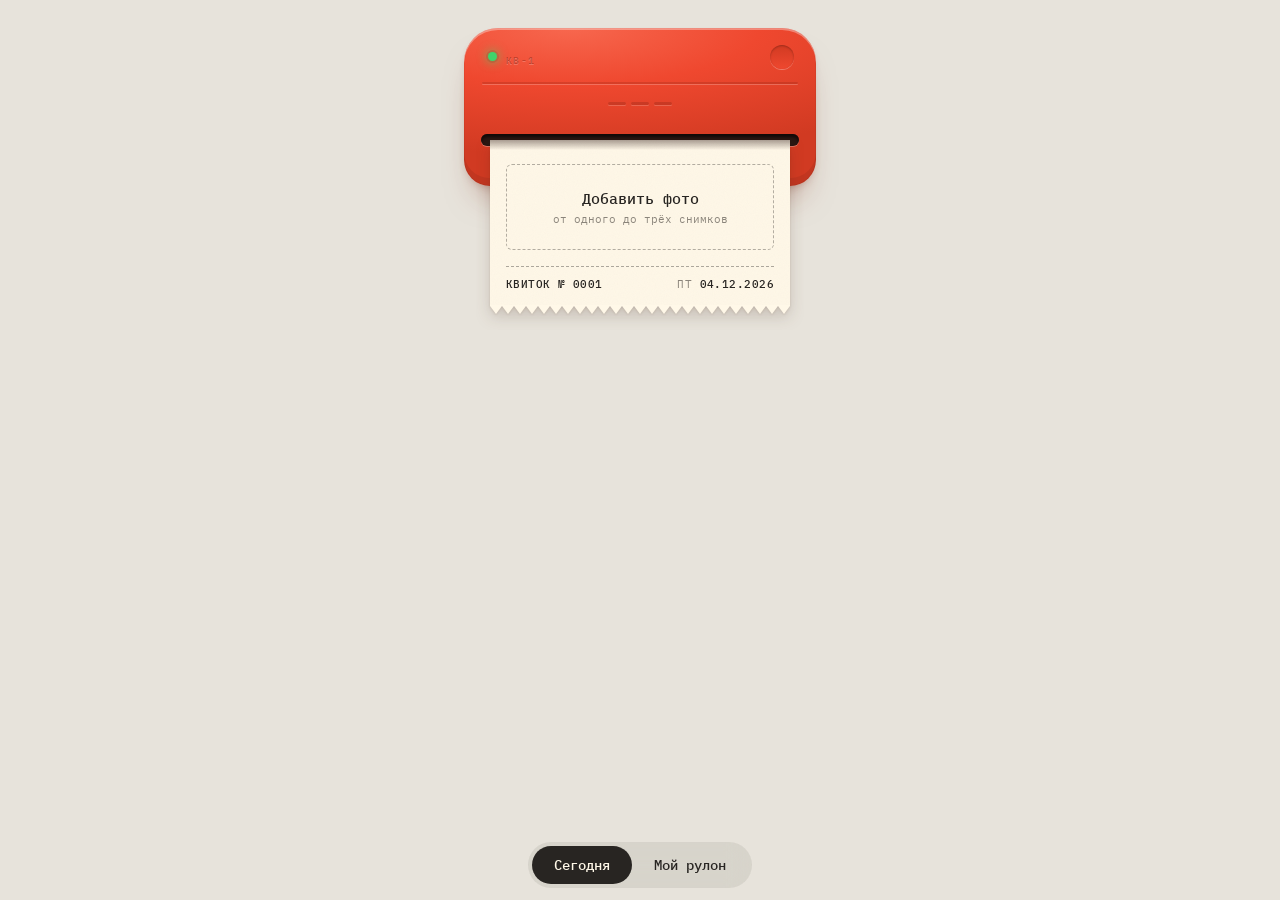
<file: index.html>
<!DOCTYPE html>
<html lang="ru">
<head>
<meta charset="utf-8">
<meta name="viewport" content="width=device-width, initial-scale=1, viewport-fit=cover">
<meta name="theme-color" content="#E7E3DB">
<meta name="apple-mobile-web-app-capable" content="yes">
<meta name="mobile-web-app-capable" content="yes">
<meta name="apple-mobile-web-app-title" content="Фотоквиток">
<meta name="apple-mobile-web-app-status-bar-style" content="default">
<link rel="manifest" href="manifest.webmanifest">
<link rel="icon" type="image/svg+xml" href="icon.svg">
<link rel="apple-touch-icon" href="apple-touch-icon.png">
<link rel="preload" href="fonts/ibm-plex-mono-cyrillic-500-normal.woff2" as="font" type="font/woff2" crossorigin>
<link rel="stylesheet" href="style.css">
<title>Фотоквиток</title>
</head>
<body>
<main class="app">
  <section id="today" aria-label="Сегодня">
    <div class="stage">
      <div class="printer idle" id="printer" aria-hidden="true">
        <span class="led"></span><span class="knob"></span><span class="slot"></span>
        <span class="model">КВ-1</span><span class="vent"><i></i><i></i><i></i></span>
      </div>
      <div class="feed" id="feed"><div class="paper-wrap" id="paperWrap"></div></div>
      <div class="hint" id="hint" hidden><span class="pull"></span>Потяните бумагу вниз</div>
    </div>
  </section>
  <section id="roll" aria-label="Мой рулон" hidden></section>
</main>
<div class="dock">
  <div class="actions" id="actions"></div>
  <nav class="tabs" aria-label="Разделы">
    <button id="tab-today" aria-current="page">Сегодня</button>
    <button id="tab-roll">Мой рулон</button>
  </nav>
</div>
<div class="toast" id="toast" role="status" aria-live="polite"></div>
<input type="file" id="pick" accept="image/*" multiple hidden>
<input type="file" id="pick1" accept="image/*" hidden>
<script src="app.js"></script>
</body>
</html>
</file>
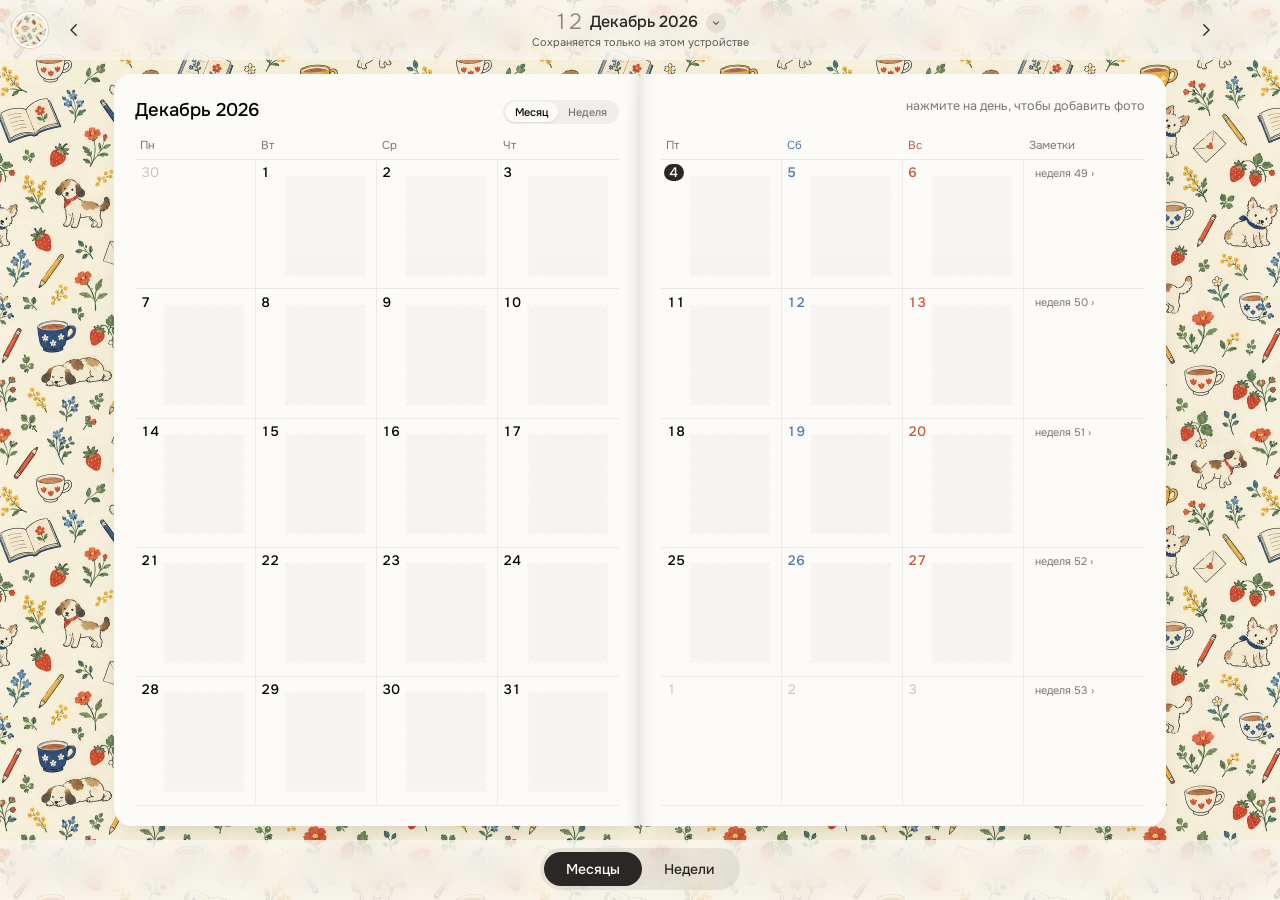
<file: old/index.html>
<!DOCTYPE html>
<html lang="ru">
<head>
<meta charset="utf-8">
<meta name="viewport" content="width=device-width, initial-scale=1, viewport-fit=cover">
<meta name="apple-mobile-web-app-capable" content="yes">
<title>Хобоничи 2027</title>
<link rel="preconnect" href="https://fonts.googleapis.com">
<link rel="preconnect" href="https://fonts.gstatic.com" crossorigin>
<link href="https://fonts.googleapis.com/css2?family=Onest:wght@300;400;500;600&display=swap" rel="stylesheet">
<style>
@font-face{font-family:"Yes siree bob";src:url([data-uri]) format("woff2");font-display:swap}
/* Calm tinted outside, quiet paper inside. Phone first: one page per screen, title on top, tabs and tools in a thumb-reach footer. Week spread is set in a handwriting face. */
:root{
  --bright:#ecd3c8;
  --on-bright:#2a2724;
  --paper:#fcfbf8;
  --grid:#e8e7e1;
  --rule:#ecebe5;
  --ink:#000;
  --quiet:#7a776f;
  --sun:#c9573f;
  --sat:#5279ad;
  --pill:#2a2724;
  --stamp-paper:#fffef9;
  --font:"Onest","Helvetica Neue",system-ui,sans-serif;
  --hand:"Yes siree bob","Comic Sans MS",cursive;
  color-scheme:light;
}
*{box-sizing:border-box}
html,body{height:100%;margin:0}
body{background:var(--bright);color:var(--ink);font-family:var(--font);display:flex;flex-direction:column;-webkit-tap-highlight-color:transparent;transition:background-color .5s ease;overscroll-behavior:none}
button,select,textarea{font:inherit;color:inherit}
button{cursor:pointer}
:focus-visible{outline:2px solid var(--on-bright);outline-offset:2px}

/* header */
/* header: one light centred row. chevron, title, chevron; equal 36px targets; one type size pair (22/16) on a shared baseline */
.bar{display:grid;grid-template-columns:36px 40px minmax(0,1fr) 40px 36px;align-items:center;gap:6px;padding:calc(env(safe-area-inset-top) + 8px) calc(env(safe-area-inset-right) + 12px) 8px calc(env(safe-area-inset-left) + 12px);color:var(--on-bright)}
.title{position:relative;display:flex;flex-direction:column;align-items:center;min-width:0;padding:2px 8px;border-radius:12px}
.title .row{display:flex;align-items:center;justify-content:center;gap:7px;max-width:100%;min-width:0}
.title b{font-weight:300;font-size:22px;line-height:1.15;letter-spacing:-.01em;font-variant-numeric:tabular-nums;opacity:.55}
.title .nm{font-weight:500;font-size:16px;line-height:1.15;white-space:nowrap;overflow:hidden;text-overflow:ellipsis;min-width:0}
.title .chip{flex:none;width:20px;height:20px;border-radius:50%;background:rgba(42,39,36,.09);display:inline-flex;align-items:center;justify-content:center;margin-left:1px}
.title .chip svg{display:block;opacity:.7}
.title b[hidden]{display:none}
.title .st{font-size:11px;line-height:1.3;opacity:.5;white-space:nowrap;overflow:hidden;text-overflow:ellipsis;max-width:100%}
.title .st.warn{opacity:.75}
.title select{position:absolute;inset:0;opacity:0;width:100%;cursor:pointer;font-size:16px}
.title:active{background:rgba(42,39,36,.05)}
.nav{width:40px;height:40px;border-radius:50%;border:0;background:transparent;color:var(--on-bright);display:flex;align-items:center;justify-content:center;padding:0}
.nav svg{display:block}
.nav:hover{background:rgba(42,39,36,.06)} .nav:active{background:rgba(42,39,36,.1)}

/* desk */
.desk{flex:1;min-height:0;overflow:auto;-webkit-overflow-scrolling:touch;padding:10px calc(env(safe-area-inset-right) + 18px) 16px calc(env(safe-area-inset-left) + 18px);display:flex;align-items:flex-start}
.spread{margin:0 auto;display:flex;flex-direction:column;gap:12px;font-size:var(--em,16px)}
.spread.two{flex-direction:row;gap:0;margin:auto}
.page{position:relative;flex:none;width:var(--pw);height:var(--ph);background:var(--paper);overflow:hidden;display:flex;flex-direction:column;padding:1.4em 1.2em 1.1em;border-radius:18px;box-shadow:0 10px 30px -16px rgba(60,40,20,.28)}
.spread:not(.two) .page.fill{height:var(--phf)}
.spread:not(.two) .page.gridp{height:var(--phg)}
.page.auto{height:auto!important}
.spread.two .page.l{border-radius:18px 3px 3px 18px;box-shadow:inset -14px 0 18px -16px rgba(0,0,0,.16),0 10px 30px -16px rgba(60,40,20,.28)}
.spread.two .page.r{border-radius:3px 18px 18px 3px;box-shadow:inset 14px 0 18px -16px rgba(0,0,0,.16),0 10px 30px -16px rgba(60,40,20,.28)}

/* month */
.mhead,.whead{display:flex;align-items:baseline;gap:.5em;min-height:2.3em;flex:none}
.mhead .t,.whead .t{font-weight:500;font-size:1.05em}
.mhead .q,.whead .q{font-size:.72em;color:var(--quiet);margin-left:auto;text-align:right}
.mgrid{flex:1;min-height:0;display:grid}
.mgrid.c4{grid-template-columns:repeat(4,minmax(0,1fr))}
.mgrid.c7{grid-template-columns:repeat(7,minmax(0,1fr))}
.wd{font-size:.66em;color:var(--quiet);padding:0 .4em .5em;border-bottom:1px solid var(--rule)}
.wd.sat{color:var(--sat)} .wd.sun{color:var(--sun)}
.cell{position:relative;border-bottom:1px solid var(--rule);border-right:1px solid var(--rule);min-height:0;padding:.25em;display:flex}
.c4 .cell:nth-child(4n),.c7 .cell:nth-child(7n){border-right:0}
.dn{position:absolute;top:.3em;left:.4em;font-size:.78em;font-weight:500;font-variant-numeric:tabular-nums;z-index:2;color:var(--ink)}
.cell.sat .dn{color:var(--sat)} .cell.sun .dn,.cell.hol .dn{color:var(--sun)}
.cell.out .dn{color:var(--quiet);opacity:.4;font-weight:400}
.cell.today .dn{background:var(--on-bright);color:var(--paper);border-radius:1em;padding:0 .4em;left:.2em}
.slot{flex:1;min-width:0;min-height:0;border:0;background:none;padding:.15em 0 0 1.1em;display:flex;align-items:center;justify-content:center;container-type:size}
.c7 .slot{padding:1.25em 0 0}
.ghost,.stamp{width:min(100cqw,calc(88cqh * .8));aspect-ratio:4/5}
.ghost{background:#000;opacity:.025;-webkit-mask-image:var(--perf);mask-image:var(--perf);-webkit-mask-size:100% 100%;mask-size:100% 100%}
.slot:hover .ghost,.slot:focus-visible .ghost{opacity:.09}
.notes{min-width:0;overflow:hidden;border-bottom:1px solid var(--rule);display:flex;flex-direction:column;padding:.25em .2em .2em .6em}
.notes a,.nrow a{font-size:.62em;color:var(--quiet);text-decoration:none;padding:.15em 0 .3em}
.notes textarea{flex:1;width:100%;min-width:0;border:0;background:transparent;resize:none;font-family:var(--hand);font-size:.8em;line-height:1.45;padding:0;outline:none;min-height:0}
.nrow{display:flex;flex-direction:column;border-top:1px solid var(--rule);padding:.6em 0 .4em}
.nrow textarea{border:0;background:transparent;resize:none;font-family:var(--hand);font-size:1.05em;line-height:1.45;min-height:2.9em;padding:0;outline:none;width:100%}

/* stamp */
.stamp{position:relative;transform:rotate(var(--rot,0deg));filter:drop-shadow(0 1px 1px rgba(0,0,0,.2)) drop-shadow(0 3px 5px rgba(0,0,0,.08))}
.stamp .sh{position:absolute;inset:0;background:var(--stamp-paper);-webkit-mask-image:var(--perf);mask-image:var(--perf);-webkit-mask-size:100% 100%;mask-size:100% 100%}
.stamp img{position:absolute;left:8%;top:6.4%;width:84%;height:87.2%;object-fit:cover;display:block}
.stamp .den{position:absolute;right:11%;top:8.5%;font-weight:600;color:#fff;font-size:.55em;text-shadow:0 0 3px rgba(0,0,0,.55);line-height:1}
.c7 .stamp .den{display:none}
.stamp.big{width:min(72vw,400px);font-size:26px}

/* week (handwriting) */
.wk{font-family:var(--hand)}
.wk .whead .t{font-weight:400;font-size:1.3em}
.wk .whead .q{font-size:.85em}
.days{flex:1;min-height:0;display:grid;grid-template-rows:repeat(7,1fr);border-top:1px solid var(--rule)}
.day{display:grid;grid-template-columns:4.2em 1fr;border-bottom:1px solid var(--rule);min-height:0}
.dlab{padding:.35em 0 0;display:flex;flex-direction:column;line-height:1.05;min-width:0;overflow:hidden}
.dlab b{font-weight:400;font-size:1.7em;font-variant-numeric:tabular-nums}
.dlab span{font-size:.8em;color:var(--quiet);margin-top:.1em}
.dlab em{font-style:normal;font-size:.62em;color:var(--sun);margin-top:.3em;line-height:1.15;padding-right:.3em}
.day.sat .dlab b{color:var(--sat)}
.day.sun .dlab b,.day.hol .dlab b{color:var(--sun)}
.day.out .dlab{opacity:.45}
.day.today .dlab b{text-decoration:underline wavy var(--sun) 1px;text-underline-offset:.2em}
.day textarea{border:0;resize:none;background:transparent;font-family:var(--hand);font-size:1.05em;line-height:1.45;padding:.4em .2em 0;outline:none;min-height:0;width:100%}
.gridarea{flex:1;min-height:0;background-image:linear-gradient(to right,var(--grid) 1px,transparent 1px),linear-gradient(to bottom,var(--grid) 1px,transparent 1px);background-size:var(--sq) var(--sq);background-position:-1px -1px;border-top:1px solid var(--rule)}
.ink{position:absolute;inset:0;width:100%;height:100%;z-index:5;touch-action:none}
.ink.off{pointer-events:none}

/* footer: tabs + tools within thumb reach */
.foot{display:flex;flex-direction:column;align-items:center;gap:8px;padding:6px 12px calc(env(safe-area-inset-bottom) + 10px)}
.tools{display:flex;align-items:center;gap:2px;background:var(--pill);color:#fff;border-radius:999px;padding:5px;max-width:100%;overflow-x:auto;scrollbar-width:none;box-shadow:0 8px 24px -10px rgba(0,0,0,.4)}
.tools::-webkit-scrollbar{display:none}
.tools[hidden]{display:none}
.tool{height:38px;padding:0 13px;border-radius:999px;border:0;background:transparent;color:#fff;font-size:14px;font-weight:500;white-space:nowrap;flex:none}
.tool[aria-pressed="true"]{background:var(--bright);color:var(--on-bright)}
.sw{width:26px;height:26px;border-radius:50%;border:0;padding:0;background:var(--c);flex:none;margin:0 3px;box-shadow:inset 0 0 0 1.5px rgba(255,255,255,.35)}
.sw[aria-pressed="true"]{box-shadow:inset 0 0 0 1.5px rgba(255,255,255,.35),0 0 0 2px var(--pill),0 0 0 4px #fff}
.sz{width:32px;height:38px;border:0;border-radius:999px;background:transparent;display:inline-flex;align-items:center;justify-content:center;padding:0;flex:none}
.sz i{display:block;border-radius:50%;background:#fff;opacity:.4}
.sz[aria-pressed="true"] i{opacity:1}
.sep{width:1px;height:20px;background:rgba(255,255,255,.2);margin:0 5px;flex:none}
.seg{display:flex;background:rgba(42,39,36,.08);border-radius:999px;padding:4px}
.seg button{border:0;background:transparent;color:var(--on-bright);padding:8px 22px;border-radius:999px;font-size:14px;font-weight:500}
.seg button[aria-pressed="true"]{background:var(--pill);color:#fff}

/* modal */
.modal{position:fixed;inset:0;background:rgba(42,39,36,.45);display:flex;align-items:flex-end;justify-content:center;z-index:50}
.modal[hidden]{display:none}
.mbox{background:var(--paper);border-radius:26px 26px 0 0;padding:24px 20px calc(env(safe-area-inset-bottom) + 20px);max-width:560px;width:100%;display:flex;flex-direction:column;align-items:center;gap:16px}
@media (min-width:700px){.modal{align-items:center;padding:16px}.mbox{border-radius:24px;padding-bottom:24px}}
.mbox h2{margin:0;font-weight:500;font-size:19px;text-wrap:balance;text-align:center}
.mbox p{margin:0;color:var(--quiet);text-align:center;font-size:14px;max-width:40ch}
.acts{display:flex;gap:8px;flex-direction:column;width:100%}
.btn{height:50px;padding:0 20px;border-radius:999px;border:0;background:#f0efe9;font-weight:500;font-size:16px}
.btn.primary{background:var(--pill);color:#fff}
.btn.danger{color:var(--sun)}

/* cover: pattern around the pages; header and footer sit on frosted paper so they stay readable */
:root{--tile:300px}
@media (min-width:700px){:root{--tile:420px}}
.bar,.foot{background:rgba(252,251,248,.66);-webkit-backdrop-filter:blur(14px) saturate(1.15);backdrop-filter:blur(14px) saturate(1.15)}
.foot{padding-top:8px}
.frow{position:relative;display:flex;justify-content:center;align-items:center;width:100%;max-width:640px}
.desk{padding-top:14px}
.cover-btn{width:36px;height:36px;border-radius:50%;border:2px solid #fff;padding:0;box-shadow:0 0 0 1px rgba(42,39,36,.14);flex:none}
.covers{display:grid;grid-template-columns:repeat(3,minmax(0,1fr));gap:14px 12px;width:100%}
.cv{border:0;background:none;display:flex;flex-direction:column;gap:6px;align-items:center;font-size:13px;padding:0;color:var(--ink)}
.cv .pv{width:100%;aspect-ratio:1;border-radius:16px;box-shadow:inset 0 0 0 1px rgba(42,39,36,.1);display:flex;align-items:center;justify-content:center;font-size:26px;font-weight:300;color:var(--quiet)}
.cv[aria-pressed="true"] .pv{box-shadow:inset 0 0 0 1px rgba(42,39,36,.1),0 0 0 3px var(--paper),0 0 0 5px var(--pill)}
.linkbtn{border:0;background:none;color:var(--quiet);font-size:14px;text-decoration:underline;text-underline-offset:3px;padding:4px}

/* to-do on the week's right page: rows sit on the grid (two squares tall), hand-drawn boxes, wobbly strike */
.gridarea{position:relative}
.mini{display:flex;margin-left:auto;background:rgba(42,39,36,.06);border-radius:999px;padding:2px;font-family:var(--font)}
.mini button{border:0;background:transparent;border-radius:999px;padding:3px 10px;font-size:.62em;color:var(--quiet);font-weight:500}
.mini button[aria-pressed="true"]{background:var(--paper);color:var(--ink);box-shadow:0 1px 2px rgba(0,0,0,.08)}
.todo{position:absolute;inset:0;overflow-y:auto;padding:0 .2em;--row:calc(var(--sq) * 2)}
.ti{display:flex;align-items:flex-start;gap:.45em;min-height:var(--row);--lh:1.18em;--cbs:calc(var(--row) * .5)}
.cb{flex:none;width:var(--cbs);height:var(--cbs);margin-top:calc((var(--row) - var(--cbs)) / 2);border:0;background:none;padding:0;color:var(--ink)}
.cb svg{display:block;width:100%;height:100%;overflow:visible}
.cb .ck{stroke-dasharray:30;stroke-dashoffset:30;transition:stroke-dashoffset .25s ease}
.ti.done .cb .ck{stroke-dashoffset:0}
.ti.new .cb{opacity:.35;pointer-events:none}
.tw{position:relative;flex:1;min-width:0;display:flex}
.tt{display:block;width:100%;border:0;background:transparent;font-family:var(--hand);font-size:1.05em;color:var(--ink);outline:none;line-height:var(--lh);padding:calc((var(--row) - var(--lh)) / 2) 0;resize:none;overflow:hidden;white-space:pre-wrap;overflow-wrap:anywhere;word-break:normal}
.tt::placeholder{color:var(--quiet);opacity:.7}
.ti.done .tt{color:var(--quiet)}
.strike{position:absolute;left:0;top:0;pointer-events:none;overflow:visible}
.strike path{fill:none;stroke:var(--ink);stroke-width:1.6;stroke-linecap:round;stroke-linejoin:round;transition:stroke-dashoffset .35s ease}
.ti:not(.done) .strike{display:none}
.tx-del{flex:none;border:0;background:none;color:var(--quiet);font-size:1.1em;width:1.6em;height:1.6em;border-radius:50%;opacity:0;padding:0}
.ti:focus-within .tx-del,.ti:hover .tx-del{opacity:.7}
.mode-todo .gridarea{background-image:linear-gradient(to bottom,var(--grid) 1px,transparent 1px);background-size:100% calc(var(--sq) * 2)}

.dlist{min-width:0;min-height:0;overflow-y:auto;padding:.3em 0 .2em;--row:1.75em}
.dlist .ti{gap:.4em;--row:1.7em;--lh:1.15em;--cbs:.9em}

.dlist .tt{font-size:1em}
.dlist .ti.new .tt::placeholder{opacity:.45}

.ti.plain .cb{display:none}
/* to-do tool: boxes show only in the day you tap */
.tool-check .dlist.active .ti.plain .cb{display:block;opacity:.3}
.tool-check .dlist.active .ti.new.plain .cb{opacity:.55}
.tool-check .dlist.active .ti.plain .cb:hover{opacity:.6}
.ti.plain .tx-del{display:none}
/* handwriting face is thin: black ink plus a hair of stroke so it reads on paper */
.wk,.tt,.notes textarea,.nrow textarea{-webkit-text-stroke:.3px currentColor}
.ti.done .tt{-webkit-text-stroke:0}
.tt{-webkit-text-fill-color:currentColor;opacity:1}
/* phone: a day grows with what you write */
.spread:not(.two) .page.l.wk{height:auto;min-height:var(--phf)}
.spread:not(.two) .wk .days{grid-template-rows:none;grid-auto-rows:minmax(calc((var(--phf) - 6em) / 7),auto)}
.spread:not(.two) .dlist{overflow:visible;padding-bottom:.6em}

/* phone month: give the stamps the whole cell */
@media (max-width:699px){
  .desk:has(.mgrid.c7){padding-left:calc(env(safe-area-inset-left) + 6px);padding-right:calc(env(safe-area-inset-right) + 6px)}
  .spread:not(.two) .page.fill:has(.mgrid.c7){padding:1.1em .45em .6em;border-radius:16px}
  .spread:not(.two) .page.fill:has(.mgrid.c7) .mhead{padding:0 .5em}
  .c7 .wd{padding:0 0 .45em;text-align:center}
  .c7 .cell{padding:2px 1px}
  .c7 .dn{left:50%;transform:translateX(-50%);top:.25em}
  .c7 .cell.today .dn{left:50%}
  .c7 .slot{padding:1.35em 0 0}
  .c7 .ghost,.c7 .stamp{width:min(100cqw,calc(98cqh * .8))}
  .c7 .slot:has(.stamp){padding:0}
  .c7 .cell:has(.stamp) .dn{display:none}
  .c7 .stamp .den{display:block;font-size:.8em;right:auto;left:14%;top:10%}
}

/* month/week switch for stamps */
.mhead{flex-wrap:wrap;row-gap:.3em}
.mview{margin-left:.6em}
@media (max-width:699px){.mhead .mcount{display:none}.mview{margin-left:auto}}
.pgrid{flex:1;min-height:0;display:grid;grid-template-columns:repeat(2,minmax(0,1fr));grid-auto-rows:minmax(0,1fr);column-gap:.9em}
.pcell{position:relative;display:flex;flex-direction:column;min-height:0;border-top:1px solid var(--rule);padding:.45em 0 .5em}
.pd{display:flex;align-items:baseline;gap:.4em;font-size:.78em;color:var(--quiet);flex-wrap:wrap}
.pd b{font-size:1.4em;font-weight:500;color:var(--ink);font-variant-numeric:tabular-nums}
.pd em{font-style:normal;color:var(--sun);font-size:.9em}
.pcell.sat .pd b{color:var(--sat)} .pcell.sun .pd b,.pcell.hol .pd b{color:var(--sun)}
.pcell.out{opacity:.4}
.pcell.today .pd b{background:var(--on-bright);color:var(--paper);border-radius:1em;padding:0 .4em}
.pcell .slot{padding:.35em 0 0}
.pcell .ghost,.pcell .stamp{width:min(100cqw,calc(98cqh * .8))}
.pcell .stamp .den{display:none}
.plink{align-items:center;justify-content:center;text-decoration:none;color:var(--quiet);font-size:.85em;text-align:center}
.plink:hover{color:var(--ink)}
.spread:not(.two) .page.fill.pweek{height:auto;min-height:var(--phf)}
.spread:not(.two) .pweek .pgrid{grid-auto-rows:calc(var(--pw) * .64)}
@media (prefers-reduced-motion: reduce){*{transition:none!important;animation:none!important}}
</style>
</head>
<body>
<header class="bar">
  <button class="cover-btn" id="cover-btn" aria-label="Выбрать обложку"></button>
  <button class="nav" id="prev" aria-label="Назад"><svg width="18" height="18" viewBox="0 0 24 24" fill="none" stroke="currentColor" stroke-width="1.8" stroke-linecap="round" stroke-linejoin="round" aria-hidden="true"><path d="M15 5l-7 7 7 7"/></svg></button>
  <label class="title">
    <span class="row"><b id="t-num">01</b><span class="nm" id="t-name">Январь</span><span class="chip" aria-hidden="true"><svg width="10" height="10" viewBox="0 0 24 24" fill="none" stroke="currentColor" stroke-width="2.8" stroke-linecap="round" stroke-linejoin="round"><path d="M6 9.5l6 6 6-6"/></svg></span></span>
    <span class="st" id="status">Загрузка…</span>
    <select id="jump" aria-label="Перейти к месяцу или неделе"></select>
  </label>
  <button class="nav" id="next" aria-label="Вперёд"><svg width="18" height="18" viewBox="0 0 24 24" fill="none" stroke="currentColor" stroke-width="1.8" stroke-linecap="round" stroke-linejoin="round" aria-hidden="true"><path d="M9 5l7 7-7 7"/></svg></button>
  <span aria-hidden="true"></span>
</header>
<main class="desk" id="desk"><div class="spread" id="spread"></div></main>
<footer class="foot">
  <div class="tools" id="tools" hidden>
    <button class="tool" data-tool="text" aria-pressed="true">Текст</button>
    <button class="tool" data-tool="check" aria-pressed="false">Туду</button>
    <button class="tool" data-tool="pen" aria-pressed="false">Перо</button>
    <button class="tool" data-tool="marker" aria-pressed="false">Маркер</button>
    <button class="tool" data-tool="eraser" aria-pressed="false">Ластик</button>
    <span class="sep"></span>
    <span id="swatches" style="display:flex"></span>
    <span class="sep"></span>
    <button class="sz" data-sz="2" aria-label="Тонкая линия" aria-pressed="false"><i style="width:4px;height:4px"></i></button>
    <button class="sz" data-sz="3.5" aria-label="Средняя линия" aria-pressed="true"><i style="width:8px;height:8px"></i></button>
    <button class="sz" data-sz="6" aria-label="Толстая линия" aria-pressed="false"><i style="width:12px;height:12px"></i></button>
    <span class="sep"></span>
    <button class="tool" id="undo">Отменить</button>
    <button class="tool" id="clear">Стереть</button>
  </div>
  <div class="frow">
  <div class="seg" role="group" aria-label="Раздел">
    <button id="tab-m" aria-pressed="true">Месяцы</button>
    <button id="tab-w" aria-pressed="false">Недели</button>
  </div>
  </div>
</footer>
<div class="modal" id="modal" hidden><div class="mbox" id="mbox"></div></div>
<input type="file" id="file" accept="image/*" hidden>
<input type="file" id="cfile" accept="image/*" hidden>

<script>
(function(){
"use strict";
const Y=2027;
/* the diary runs from October 2026 to December 2027 */
const START=new Date(2026,9,1),END=new Date(2027,11,31);
const ML=[];for(let d=new Date(START);d<=END;d=new Date(d.getFullYear(),d.getMonth()+1,1))ML.push({y:d.getFullYear(),m:d.getMonth()});
const mIndex=(y,m)=>Math.max(0,Math.min(ML.length-1,(y-START.getFullYear())*12+m-START.getMonth()));
const inRange=d=>d>=START&&d<=END;
const MONTHS=["Январь","Февраль","Март","Апрель","Май","Июнь","Июль","Август","Сентябрь","Октябрь","Ноябрь","Декабрь"];
const MGEN=["января","февраля","марта","апреля","мая","июня","июля","августа","сентября","октября","ноября","декабря"];
const MSHORT=["янв","фев","мар","апр","мая","июн","июл","авг","сен","окт","ноя","дек"];
const WD=["Пн","Вт","Ср","Чт","Пт","Сб","Вс"];
const WDFULL=["понедельник","вторник","среда","четверг","пятница","суббота","воскресенье"];
const HOL={"01-01":"Новый год","01-02":"Каникулы","01-03":"Каникулы","01-04":"Каникулы","01-05":"Каникулы","01-06":"Каникулы","01-07":"Рождество","01-08":"Каникулы","02-23":"День защитника Отечества","03-08":"Международный женский день","05-01":"Праздник Весны и Труда","05-09":"День Победы","06-12":"День России","11-04":"День народного единства"};
/* calm month tints: same hue family as before, low saturation */
const TINT=["#ecd3c8","#efd5df","#e3e6c6","#d3e2ec","#d2e6d8","#efe2bf","#efd8c4","#dfd8ee","#ebdfc3","#ecd0c6","#d5dbef","#cfe5de"];
const $=s=>document.querySelector(s);
const pad=n=>String(n).padStart(2,"0");
const iso=d=>d.getFullYear()+"-"+pad(d.getMonth()+1)+"-"+pad(d.getDate());
const addDays=(d,n)=>new Date(d.getFullYear(),d.getMonth(),d.getDate()+n);
const dow=d=>(d.getDay()+6)%7;
const mondayOf=d=>addDays(d,-dow(d));
const holiday=d=>inRange(d)?HOL[pad(d.getMonth()+1)+"-"+pad(d.getDate())]:null;
function isoWeek(d){const t=new Date(Date.UTC(d.getFullYear(),d.getMonth(),d.getDate()));const n=t.getUTCDay()||7;t.setUTCDate(t.getUTCDate()+4-n);const y0=new Date(Date.UTC(t.getUTCFullYear(),0,1));return Math.ceil(((t-y0)/864e5+1)/7);}
const esc=s=>String(s).replace(/[&<>"]/g,c=>({"&":"&amp;","<":"&lt;",">":"&gt;",'"':"&quot;"}[c]));
const TODAY=iso(new Date());
const FIRST_MON=mondayOf(START);
const WEEKS=[];for(let d=FIRST_MON;d<=END;d=addDays(d,7))WEEKS.push(d);
const weekIndexOf=d=>Math.max(0,Math.min(WEEKS.length-1,Math.round((mondayOf(d)-FIRST_MON)/(7*864e5))));
const parseISO=t=>new Date(+t.slice(0,4),+t.slice(5,7)-1,+t.slice(8,10));

/* perforation mask */
(function(){
  const W=400,H=500,c=document.createElement("canvas");c.width=W;c.height=H;const x=c.getContext("2d");
  x.fillStyle="#000";x.fillRect(0,0,W,H);x.globalCompositeOperation="destination-out";
  const r=8.5,nx=15,ny=19,hole=(px,py)=>{x.beginPath();x.arc(px,py,r,0,Math.PI*2);x.fill();};
  for(let i=0;i<=nx;i++){hole(i*W/nx,0);hole(i*W/nx,H);}
  for(let j=0;j<=ny;j++){hole(0,j*H/ny);hole(W,j*H/ny);}
  document.documentElement.style.setProperty("--perf","url("+c.toDataURL()+")");
})();

/* storage: private per person in the cloud, else this browser */
const DEL={};
const Store=(function(){
  let db=null,uid=null,mode="local",readOnly=false,lastErr="";
  const ready=(async()=>{
    try{
      if(!window.claude||typeof window.claude.use!=="function")return;
      const [d,u]=await Promise.all([window.claude.use("db"),window.claude.use("user")]);
      if(d&&u){
        const id=await u.id();
        let canWrite=null;try{if(typeof u.can==="function")canWrite=await u.can("data.write");}catch(e){}
        /* visitors who can't write here (e.g. friends on a public link) keep their diary in their own browser */
        if(id&&canWrite!==false){db=d;uid=id;mode="cloud";}
      }
    }catch(e){}
  })().finally(()=>status());
  const LK="hb2027:";
  const lget=id=>{try{const v=localStorage.getItem(LK+id);return v?JSON.parse(v):null;}catch(e){return null;}};
  const lset=(id,v)=>{try{if(v===DEL)localStorage.removeItem(LK+id);else localStorage.setItem(LK+id,JSON.stringify(v));}catch(e){throw {code:"quota_exceeded"};}};
  const col=()=>db.collection("data/users/"+uid);
  async function get(id){
    await ready;
    if(mode==="cloud"){try{const s=await col().doc(id).get();return s.exists?s.data():null;}catch(e){return null;}}
    return lget(id);
  }
  async function byMonth(m){
    await ready;const out={};
    if(mode==="cloud"){
      try{const q=await col().where("month","==",m).get();q.docs.forEach(d=>{const v=d.data();if(v&&v.kind==="photo")out[v.date]=v.img;});}catch(e){}
      return out;
    }
    try{for(let i=0;i<localStorage.length;i++){const k=localStorage.key(i);if(k&&k.startsWith(LK+"photo-"+m)){const v=lget(k.slice(LK.length));if(v)out[v.date]=v.img;}}}catch(e){}
    return out;
  }
  async function write(id,v){
    if(mode!=="cloud"){lset(id,v);return;}
    const ref=col().doc(id),go=()=>v===DEL?ref.delete():ref.set(v);
    try{await go();}catch(e){
      if(e&&e.code==="unavailable"){await new Promise(r=>setTimeout(r,600+Math.random()*800));await go();}
      else throw e;
    }
  }
  const q=new Map();let inflight=0;
  function set(id,v){let e=q.get(id);if(!e){e={busy:false,next:null};q.set(id,e);}e.next=v;pump(id,e);}
  async function pump(id,e){
    if(e.busy)return;
    await ready;
    while(e.next!==null){
      const v=e.next;e.next=null;e.busy=true;inflight++;status();
      try{if(!readOnly)await write(id,v);lastErr="";}
      catch(err){
        const c=err&&err.code;
        if(c==="quota_exceeded")lastErr="Место закончилось: удалите несколько фото";
        else if(c==="invalid_argument"&&mode==="cloud"){mode="local";try{lset(id,v);lastErr="";}catch(e2){lastErr="Место закончилось: удалите несколько фото";}}
        else lastErr="Не сохранилось, попробуйте ещё раз";
      }
      e.busy=false;inflight--;
    }
    status();
  }
  function status(msg){
    const el=$("#status");el.classList.toggle("warn",!!(msg||lastErr)||mode!=="cloud");
    el.textContent=msg||lastErr||(inflight?"Сохраняю…":mode==="cloud"?"Всё сохранено":"Сохраняется только на этом устройстве");
  }
  return {get,set,byMonth,status};
})();

/* state */
const state={view:"m",mmode:"m",m:0,w:0,cover:"flowers",tool:"text",color:0,size:3.5,penSeen:false,two:null};
const INK=["#000","#c9573f","#5279ad","#4f8a63","#c48a2c"];
const spread=$("#spread");
let renderToken=0,pw=360,ph=520,inks=[],history_=[],inkKey="",saveTmr=null;

/* layout: two pages side by side only on a wide landscape screen; otherwise one page per screen */
function measure(){
  const desk=$("#desk"),cs=getComputedStyle(desk);
  const W=desk.clientWidth-parseFloat(cs.paddingLeft)-parseFloat(cs.paddingRight);
  const H=desk.clientHeight-parseFloat(cs.paddingTop)-parseFloat(cs.paddingBottom);
  const r=0.7;let two=W>=900&&W/H>1.15,w=0;
  if(two){w=Math.min(W/2,H*r);if(w<380)two=false;}
  return {two,W,H,w};
}
function layout(){
  const m=measure();
  if(state.two!==null&&m.two!==state.two){state.two=m.two;return render();}
  state.two=m.two;
  let em;
  if(m.two){pw=Math.floor(m.w);ph=Math.floor(m.w/0.7);em=pw/30;}
  else{pw=Math.floor(Math.min(m.W,640));ph=Math.floor(Math.max(m.H,520));em=Math.max(13,Math.min(17,pw/25));}
  spread.classList.toggle("two",m.two);
  const st=spread.style;
  st.setProperty("--pw",pw+"px");st.setProperty("--ph",ph+"px");
  st.setProperty("--phf",Math.floor(Math.max(m.H,state.view==="w"?Math.max(760,em*52):500))+"px");
  st.setProperty("--phg",Math.floor(Math.max(pw/0.7,m.H))+"px");
  st.setProperty("--em",em.toFixed(2)+"px");
  st.setProperty("--sq",(pw/(m.two?28:22)).toFixed(2)+"px");
  inks.forEach(p=>p.resize());
  document.querySelectorAll(".ti .tt").forEach(fit);
  document.querySelectorAll(".ti.done").forEach(r=>refreshStrike(r));
}

/* navigation. views: "m" month of stamps, "p" week of stamps (same tab), "w" week planner */
const isWeekView=v=>v==="w"||v==="p";
function fillJump(){
  const s=$("#jump");s.innerHTML="";
  if(state.view==="m")ML.forEach((x,i)=>s.add(new Option(MONTHS[x.m]+" "+x.y,i)));
  else WEEKS.forEach((d,i)=>{const e=addDays(d,6);s.add(new Option(d.getDate()+" "+MSHORT[d.getMonth()]+" – "+e.getDate()+" "+MSHORT[e.getMonth()]+" "+e.getFullYear(),i));});
  s.value=state.view==="m"?state.m:state.w;
}
function weekTitle(mon){const e=addDays(mon,6);return mon.getMonth()===e.getMonth()?mon.getDate()+" – "+e.getDate()+" "+MGEN[e.getMonth()]:mon.getDate()+" "+MSHORT[mon.getMonth()]+" – "+e.getDate()+" "+MSHORT[e.getMonth()];}
function weekOfMonth(mi){const t=new Date(),x=ML[mi];return weekIndexOf(t.getFullYear()===x.y&&t.getMonth()===x.m?t:new Date(x.y,x.m,1));}
function monthOfWeek(wi){const t=addDays(WEEKS[wi],3);return mIndex(t.getFullYear(),t.getMonth());}
function go(view,i,push){
  state.view=view;
  if(view==="m")state.m=Math.max(0,Math.min(ML.length-1,i));else state.w=Math.max(0,Math.min(WEEKS.length-1,i));
  if(view!=="w")state.mmode=view;
  $("#tab-m").setAttribute("aria-pressed",view!=="w");$("#tab-w").setAttribute("aria-pressed",view==="w");
  $("#tools").hidden=view!=="w";
  let mi=state.m;
  if(isWeekView(view)){
    mi=monthOfWeek(state.w);state.m=mi;
    $("#t-num").hidden=true;$("#t-name").textContent=weekTitle(WEEKS[state.w]);
  }else{const x=ML[state.m];$("#t-num").hidden=false;$("#t-num").textContent=pad(x.m+1);$("#t-name").textContent=MONTHS[x.m]+" "+x.y;}
  document.documentElement.style.setProperty("--bright",TINT[ML[mi].m]);if(typeof applyCover==="function")applyCover();
  const meta=document.querySelector('meta[name="theme-color"]')||document.head.appendChild(Object.assign(document.createElement("meta"),{name:"theme-color"}));meta.content=TINT[ML[mi].m];
  fillJump();
  const h="#"+(view==="m"?"m-"+ML[state.m].y+"-"+pad(ML[state.m].m+1):view+"-"+iso(WEEKS[state.w]));
  if(push!==false&&location.hash!==h){try{history.replaceState(null,"",h);}catch(e){location.hash=h;}}
  render();
  $("#desk").scrollTop=0;
}
function fromHash(){
  const h=location.hash||"";let r;
  if((r=/^#m-(\d{4})-(\d{2})$/.exec(h)))return go("m",mIndex(+r[1],+r[2]-1),false);
  if((r=/^#([wp])-(\d{4}-\d{2}-\d{2})$/.exec(h)))return go(r[1],weekIndexOf(parseISO(r[2])),false);
  if((r=/^#m-(\d+)$/.exec(h)))return go("m",mIndex(2027,+r[1]-1),false); /* links from the 2027-only version */
  if((r=/^#w-(\d+)$/.exec(h)))return go("w",weekIndexOf(addDays(new Date(2026,11,28),7*(+r[1]-1))),false);
  const t=new Date();
  go("m",inRange(t)?mIndex(t.getFullYear(),t.getMonth()):mIndex(2027,0),false);
}
$("#tab-m").onclick=()=>{if(state.view!=="w")return;if(state.mmode==="p")go("p",state.w);else go("m",monthOfWeek(state.w));};
$("#tab-w").onclick=()=>{if(state.view==="w")return;go("w",state.view==="p"?state.w:weekOfMonth(state.m));};
$("#prev").onclick=()=>go(state.view,(state.view==="m"?state.m:state.w)-1);
$("#next").onclick=()=>go(state.view,(state.view==="m"?state.m:state.w)+1);
$("#jump").onchange=e=>go(state.view,+e.target.value);
window.addEventListener("hashchange",fromHash);
document.addEventListener("keydown",e=>{if(e.target.closest("textarea,select")||!$("#modal").hidden)return;if(e.key==="ArrowLeft")$("#prev").click();if(e.key==="ArrowRight")$("#next").click();});
/* swipe left/right to turn the page (not while drawing) */
(function(){
  let sx=0,sy=0,st=0,on=false;const desk=$("#desk");
  desk.addEventListener("touchstart",e=>{if(e.touches.length!==1||e.target.closest("canvas.ink:not(.off)")){on=false;return;}on=true;sx=e.touches[0].clientX;sy=e.touches[0].clientY;st=Date.now();},{passive:true});
  desk.addEventListener("touchend",e=>{if(!on)return;on=false;const t=e.changedTouches[0],dx=t.clientX-sx,dy=t.clientY-sy;if(Date.now()-st<600&&Math.abs(dx)>70&&Math.abs(dy)<Math.abs(dx)*0.5){(dx<0?$("#next"):$("#prev")).click();}},{passive:true});
})();

function render(){
  renderToken++;inks=[];history_=[];
  if(state.two===null)state.two=measure().two;
  if(state.view==="m")renderMonth(state.m);else if(state.view==="p")renderPhotoWeek(state.w);else renderWeek(state.w);
  layout();
}

/* month */
const photos={};
function stampHTML(date,img,extra){
  const d=parseInt(date.slice(8),10),rot=((d*37)%7-3)*0.6;
  return '<div class="stamp '+(extra||"")+'" style="--rot:'+rot.toFixed(1)+'deg"><div class="sh"></div><img alt="" src="'+img+'"><span class="den">'+d+'</span></div>';
}
function cellHTML(d,m,y){
  const ds=iso(d),inM=d.getMonth()===m&&d.getFullYear()===y,w=dow(d);
  const cls=["cell",w===5?"sat":"",w===6?"sun":"",holiday(d)&&inM?"hol":"",inM?"":"out",ds===TODAY?"today":""].join(" ");
  const inner=inM?'<button class="slot" data-date="'+ds+'" aria-label="'+d.getDate()+" "+MGEN[m]+': фото дня"><div class="ghost"></div></button>':'<div class="slot"></div>';
  return '<div class="'+cls+'"><span class="dn">'+d.getDate()+'</span>'+inner+'</div>';
}
function renderMonth(mi){
  const y=ML[mi].y,m=ML[mi].m,tok=renderToken,first=new Date(y,m,1),last=new Date(y,m+1,0);
  const rows=[];for(let d=mondayOf(first);d<=last;d=addDays(d,7))rows.push(d);
  const rt="grid-template-rows:auto repeat("+rows.length+",1fr)";
  const key=y+"-"+pad(m+1);
  let html;
  if(state.two){
    let L='<section class="page l"><div class="mhead"><span class="t">'+MONTHS[m]+(y!==2027?" "+y:"")+'</span><span class="q mcount"></span><div class="mini mview" role="group" aria-label="Показать марки"><button data-mv="m" aria-pressed="'+(state.view==="m")+'">Месяц</button><button data-mv="p" aria-pressed="'+(state.view==="p")+'">Неделя</button></div></div><div class="mgrid c4" style="'+rt+'">';
    for(let i=0;i<4;i++)L+='<div class="wd">'+WD[i]+'</div>';
    let R='<section class="page r"><div class="mhead"><span class="q">нажмите на день, чтобы добавить фото</span></div><div class="mgrid c4" style="'+rt+'">';
    R+='<div class="wd">'+WD[4]+'</div><div class="wd sat">'+WD[5]+'</div><div class="wd sun">'+WD[6]+'</div><div class="wd">Заметки</div>';
    rows.forEach((mon,ri)=>{
      for(let i=0;i<4;i++)L+=cellHTML(addDays(mon,i),m,y);
      for(let i=4;i<7;i++)R+=cellHTML(addDays(mon,i),m,y);
      R+='<div class="notes"><a href="#w-'+(weekIndexOf(mon)+1)+'">неделя '+isoWeek(mon)+' ›</a><textarea data-row="'+ri+'" aria-label="Заметки на неделю '+isoWeek(mon)+'"></textarea></div>';
    });
    html=L+'</div></section>'+R+'</div></section>';
  }else{
    let P='<section class="page fill"><div class="mhead"><span class="t">'+MONTHS[m]+(y!==2027?" "+y:"")+'</span><span class="q mcount">нажмите на день, чтобы добавить фото</span><div class="mini mview" role="group" aria-label="Показать марки"><button data-mv="m" aria-pressed="'+(state.view==="m")+'">Месяц</button><button data-mv="p" aria-pressed="'+(state.view==="p")+'">Неделя</button></div></div><div class="mgrid c7" style="'+rt+'">';
    WD.forEach((w,i)=>P+='<div class="wd'+(i===5?" sat":i===6?" sun":"")+'">'+w+'</div>');
    rows.forEach(mon=>{for(let i=0;i<7;i++)P+=cellHTML(addDays(mon,i),m,y);});
    P+='</div></section><section class="page auto"><div class="mhead"><span class="t">Заметки по неделям</span></div>';
    rows.forEach((mon,ri)=>{const e=addDays(mon,6);P+='<div class="nrow"><a href="#w-'+(weekIndexOf(mon)+1)+'">неделя '+isoWeek(mon)+', '+mon.getDate()+" "+MSHORT[mon.getMonth()]+' – '+e.getDate()+" "+MSHORT[e.getMonth()]+' ›</a><textarea data-row="'+ri+'" rows="2" aria-label="Заметки на неделю '+isoWeek(mon)+'"></textarea></div>';});
    html=P+'</section>';
  }
  spread.innerHTML=html;
  const paint=()=>{let n=0;spread.querySelectorAll(".slot[data-date]").forEach(b=>{const img=photos[b.dataset.date];if(img){n++;if(!b.querySelector(".stamp"))b.innerHTML=stampHTML(b.dataset.date,img);}});const c=spread.querySelector(".mcount");if(c&&n)c.textContent=n+" из "+last.getDate()+" дней с фото";};
  paint();
  Store.byMonth(key).then(map=>{if(tok!==renderToken)return;Object.assign(photos,map);paint();});
  const tas=[...spread.querySelectorAll("textarea[data-row]")];
  Store.get("mnote-"+key).then(v=>{if(tok!==renderToken||!v)return;tas.forEach((t,i)=>{if(!t.value)t.value=(v.rows&&v.rows[i])||"";});});
  let tmr;tas.forEach(t=>t.addEventListener("input",()=>{clearTimeout(tmr);tmr=setTimeout(()=>Store.set("mnote-"+key,{kind:"mnote",rows:tas.map(x=>x.value)}),700);}));
}
spread.addEventListener("click",e=>{
  const mv=e.target.closest(".mview [data-mv]");if(mv){const v=mv.dataset.mv;if(v===state.view)return;if(v==="p")go("p",weekOfMonth(state.m));else go("m",monthOfWeek(state.w));return;}
  const a=e.target.closest("a[href^='#w-']");if(a){e.preventDefault();go("w",weekIndexOf(parseISO(a.getAttribute("href").slice(3))));return;}
  const b=e.target.closest(".slot[data-date]");if(!b)return;
  const ds=b.dataset.date;
  if(photos[ds])openPhoto(ds);else pickPhoto(ds);
});

/* week of stamps: same photos as the month, big */
function renderPhotoWeek(i){
  const tok=renderToken,mon=WEEKS[i],days=[0,1,2,3,4,5,6].map(k=>addDays(mon,k));
  const tog='<div class="mini mview" role="group" aria-label="Показать марки"><button data-mv="m" aria-pressed="false">Месяц</button><button data-mv="p" aria-pressed="true">Неделя</button></div>';
  const head=(t,withTog)=>'<div class="mhead"><span class="t">'+t+'</span>'+(withTog?tog:'')+'</div>';
  const cell=d=>{
    const ds=iso(d),ok=inRange(d),w=dow(d),h=holiday(d);
    const cls=["pcell",w===5?"sat":"",w===6?"sun":"",h?"hol":"",ok?"":"out",ds===TODAY?"today":""].join(" ");
    return '<div class="'+cls+'"><span class="pd"><b>'+d.getDate()+'</b>'+WD[w]+(h?'<em>'+esc(h)+'</em>':'')+'</span>'+(ok?'<button class="slot" data-date="'+ds+'" aria-label="'+d.getDate()+" "+MGEN[d.getMonth()]+': фото дня"><div class="ghost"></div></button>':'<div class="slot"></div>')+'</div>';
  };
  const link='<a class="pcell plink" href="#w-'+iso(mon)+'">Открыть разворот недели</a>';
  const e=addDays(mon,6),title=weekTitle(mon)+" "+e.getFullYear();
  let html;
  if(state.two)html='<section class="page l pweek">'+head(title,true)+'<div class="pgrid">'+days.slice(0,4).map(cell).join("")+'</div></section><section class="page r pweek">'+head("",false)+'<div class="pgrid">'+days.slice(4).map(cell).join("")+link+'</div></section>';
  else html='<section class="page fill pweek">'+head(title,true)+'<div class="pgrid">'+days.map(cell).join("")+link+'</div></section>';
  spread.innerHTML=html;
  const paint=()=>spread.querySelectorAll(".slot[data-date]").forEach(b=>{const img=photos[b.dataset.date];if(img&&!b.querySelector(".stamp"))b.innerHTML=stampHTML(b.dataset.date,img);});
  paint();
  [...new Set(days.filter(inRange).map(d=>iso(d).slice(0,7)))].forEach(k=>Store.byMonth(k).then(map=>{if(tok!==renderToken)return;Object.assign(photos,map);paint();}));
}

/* photos */
let pending=null;const fileIn=$("#file");
function pickPhoto(ds){pending=ds;fileIn.value="";fileIn.click();}
fileIn.addEventListener("change",async()=>{
  const f=fileIn.files&&fileIn.files[0],ds=pending;pending=null;if(!f||!ds)return;
  try{
    const img=await toStampJPEG(f);photos[ds]=img;
    const slot=spread.querySelector('.slot[data-date="'+ds+'"]');if(slot)slot.innerHTML=stampHTML(ds,img);
    Store.set("photo-"+ds,{kind:"photo",date:ds,month:ds.slice(0,7),img});
  }catch(err){showModal('<h2>Не получилось открыть фото</h2><p>Попробуйте другой снимок: подходят JPEG, PNG и HEIC.</p><div class="acts"><button class="btn primary" data-act="close">Понятно</button></div>');}
});
async function toStampJPEG(file){
  const url=URL.createObjectURL(file);
  try{
    const img=new Image();img.src=url;await img.decode();
    const TW=480,TH=600,sr=img.naturalWidth/img.naturalHeight,tr=TW/TH;let sw,sh,sx,sy;
    if(sr>tr){sh=img.naturalHeight;sw=sh*tr;sx=(img.naturalWidth-sw)/2;sy=0;}else{sw=img.naturalWidth;sh=sw/tr;sx=0;sy=(img.naturalHeight-sh)/2;}
    const c=document.createElement("canvas");c.width=TW;c.height=TH;const x=c.getContext("2d");
    x.imageSmoothingQuality="high";x.drawImage(img,sx,sy,sw,sh,0,0,TW,TH);
    let q=0.82,out=c.toDataURL("image/jpeg",q);
    while(out.length>200000&&q>0.4){q-=0.12;out=c.toDataURL("image/jpeg",q);}
    return out;
  }finally{URL.revokeObjectURL(url);}
}
function openPhoto(ds){
  const d=new Date(+ds.slice(0,4),+ds.slice(5,7)-1,+ds.slice(8));
  showModal(stampHTML(ds,photos[ds],"big")+'<h2>'+d.getDate()+" "+MGEN[d.getMonth()]+", "+WDFULL[dow(d)]+'</h2><div class="acts"><button class="btn primary" data-act="replace">Заменить фото</button><button class="btn danger" data-act="delete">Удалить</button><button class="btn" data-act="close">Закрыть</button></div>',{
    replace:()=>{hideModal();pickPhoto(ds);},
    delete:()=>{delete photos[ds];Store.set("photo-"+ds,DEL);const s=spread.querySelector('.slot[data-date="'+ds+'"]');if(s)s.innerHTML='<div class="ghost"></div>';const c=spread.querySelector(".mcount");if(c)c.textContent="";hideModal();}
  });
}

/* modal */
const modal=$("#modal"),mbox=$("#mbox");let mh={};
function showModal(html,handlers){mh=handlers||{};mbox.innerHTML=html;modal.hidden=false;}
function hideModal(){modal.hidden=true;mbox.innerHTML="";}
modal.addEventListener("click",e=>{if(e.target===modal)return hideModal();const b=e.target.closest("[data-act]");if(!b)return;const a=b.dataset.act;if(a==="close")hideModal();else if(mh[a])mh[a]();});
document.addEventListener("keydown",e=>{if(e.key==="Escape"&&!modal.hidden)hideModal();});

/* week */
function renderWeek(i){
  const tok=renderToken,mon=WEEKS[i],sun=addDays(mon,6);
  const range=mon.getDate()+" "+MGEN[mon.getMonth()]+" - "+sun.getDate()+" "+MGEN[sun.getMonth()];
  let L='<section class="page l fill wk"><div class="whead"><span class="t">'+range+'</span><span class="q">'+sun.getFullYear()+', неделя '+isoWeek(mon)+'</span></div><div class="days">';
  for(let k=0;k<7;k++){
    const d=addDays(mon,k),h=holiday(d);
    const cls=["day",k===5?"sat":"",k===6?"sun":"",h?"hol":"",!inRange(d)?"out":"",iso(d)===TODAY?"today":""].join(" ");
    L+='<div class="'+cls+'"><div class="dlab"><b>'+d.getDate()+'</b><span>'+WD[k]+'</span>'+(h?'<em>'+esc(h)+'</em>':'')+'</div><div class="dlist" data-k="'+k+'" aria-label="Дела на '+d.getDate()+" "+MGEN[d.getMonth()]+'"></div></div>';
  }
  L+='</div><canvas class="ink" data-side="L"></canvas></section>';
  const R='<section class="page r gridp wk" id="rpage"><div class="whead"><span class="t" id="rtitle">Заметки</span><div class="mini" role="group" aria-label="Вид страницы"><button data-mode="grid" aria-pressed="true">Клетка</button><button data-mode="todo" aria-pressed="false">Дела</button></div></div><div class="gridarea" id="garea"></div><canvas class="ink" data-side="R"></canvas></section>';
  spread.innerHTML=L+R;
  const key=iso(mon);
  setupDays(key,tok);
  inkKey="wink-"+key;
  setupTodo(key,tok);
  inks=[...spread.querySelectorAll("canvas.ink")].map(c=>new InkPage(c));
  applyTool();
  Store.get(inkKey).then(v=>{if(tok!==renderToken||!v)return;inks.forEach(p=>{if(!p.strokes.length&&Array.isArray(v[p.side])){p.strokes=v[p.side];p.paintBase();}});});
}

/* ink: strokes stored in 1/1000 of page width, so they fit any screen */
function scheduleInkSave(){
  clearTimeout(saveTmr);const key=inkKey;
  saveTmr=setTimeout(()=>{
    const doc={kind:"wink"};inks.forEach(p=>doc[p.side]=p.strokes);
    if(JSON.stringify(doc).length>250000){Store.status("Разворот переполнен рисунками: сотрите часть");return;}
    Store.set(key,doc);
  },800);
}
function InkPage(canvas){
  this.c=canvas;this.side=canvas.dataset.side;this.ctx=canvas.getContext("2d");this.strokes=[];this.cur=null;this.base=document.createElement("canvas");
  const P=this;
  const pt=e=>{const r=canvas.getBoundingClientRect();return [Math.round((e.clientX-r.left)/r.width*10000)/10,Math.round((e.clientY-r.top)/r.width*10000)/10];};
  canvas.addEventListener("pointerdown",e=>{
    if(state.tool==="text"||state.tool==="check")return;
    if(e.pointerType==="pen"&&!state.penSeen){state.penSeen=true;applyTool();}
    if(e.pointerType==="touch"&&state.penSeen)return;
    e.preventDefault();canvas.setPointerCapture(e.pointerId);
    const p=pt(e);
    if(state.tool==="eraser"){P.erasing=[];P.eraseAt(p);return;}
    P.cur={c:state.color,w:state.tool==="marker"?state.size*4:state.size,m:state.tool==="marker"?1:0,p:p};P.frame();
  });
  canvas.addEventListener("pointermove",e=>{
    if(P.erasing){P.eraseAt(pt(e));return;}
    if(!P.cur)return;
    const evs=e.getCoalescedEvents?e.getCoalescedEvents():[e];
    for(const ev of evs){const p=pt(ev),a=P.cur.p,n=a.length;if(Math.hypot(p[0]-a[n-2],p[1]-a[n-1])>=1.2)a.push(p[0],p[1]);}
    if(!P.raf)P.raf=requestAnimationFrame(()=>{P.raf=0;P.frame();});
  });
  const end=()=>{
    if(P.erasing){if(P.erasing.length){history_.push({t:"erase",page:P,items:P.erasing});scheduleInkSave();}P.erasing=null;return;}
    if(!P.cur)return;
    P.strokes.push(P.cur);history_.push({t:"add",page:P,s:P.cur});P.cur=null;P.paintBase();scheduleInkSave();
  };
  canvas.addEventListener("pointerup",end);canvas.addEventListener("pointercancel",end);
  if(window.ResizeObserver){let lastH=0;new ResizeObserver(()=>{const h=canvas.parentElement.clientHeight;if(h!==lastH){lastH=h;P.resize();}}).observe(canvas.parentElement);}
}
InkPage.prototype.resize=function(){
  const r=this.c.parentElement.getBoundingClientRect(),dpr=Math.min(window.devicePixelRatio||1,2.5);
  const w=Math.round(r.width*dpr),h=Math.round(r.height*dpr);
  if(!w||!h)return;
  this.c.width=w;this.c.height=h;this.base.width=w;this.base.height=h;this.scale=w/1000;this.paintBase();
};
InkPage.prototype.draw=function(ctx,s){
  const k=this.scale,p=s.p;ctx.save();
  ctx.strokeStyle=ctx.fillStyle=INK[s.c]||INK[0];ctx.globalAlpha=s.m?0.3:1;ctx.lineWidth=s.w*k;ctx.lineCap=s.m?"butt":"round";ctx.lineJoin="round";
  if(p.length<=2){ctx.beginPath();ctx.arc(p[0]*k,p[1]*k,s.w*k/2,0,7);ctx.fill();ctx.restore();return;}
  ctx.beginPath();ctx.moveTo(p[0]*k,p[1]*k);
  for(let i=2;i<p.length-2;i+=2){const mx=(p[i]+p[i+2])/2,my=(p[i+1]+p[i+3])/2;ctx.quadraticCurveTo(p[i]*k,p[i+1]*k,mx*k,my*k);}
  ctx.lineTo(p[p.length-2]*k,p[p.length-1]*k);ctx.stroke();ctx.restore();
};
InkPage.prototype.paintBase=function(){
  if(!this.scale)return;
  const b=this.base.getContext("2d");b.clearRect(0,0,this.base.width,this.base.height);this.strokes.forEach(s=>this.draw(b,s));this.frame();
};
InkPage.prototype.frame=function(){
  if(!this.scale)return;
  const x=this.ctx;x.clearRect(0,0,this.c.width,this.c.height);x.drawImage(this.base,0,0);if(this.cur)this.draw(x,this.cur);
};
InkPage.prototype.eraseAt=function(p){
  const R=12;let hit=false;
  for(let i=this.strokes.length-1;i>=0;i--){
    const s=this.strokes[i],a=s.p,rr=R+s.w/2;
    for(let j=0;j<a.length;j+=2){if(Math.hypot(a[j]-p[0],a[j+1]-p[1])<rr){this.erasing.push({s,i});this.strokes.splice(i,1);hit=true;break;}}
  }
  if(hit)this.paintBase();
};
function undo(){
  const h=history_.pop();if(!h)return;
  if(h.t==="add"){const i=h.page.strokes.lastIndexOf(h.s);if(i>=0)h.page.strokes.splice(i,1);h.page.paintBase();}
  else if(h.t==="erase"){h.items.slice().reverse().forEach(it=>h.page.strokes.splice(Math.min(it.i,h.page.strokes.length),0,it.s));h.page.paintBase();}
  else if(h.t==="clear"){h.prev.forEach(([p,s])=>{p.strokes=s;p.paintBase();});}
  scheduleInkSave();
}
function applyTool(){
  document.querySelectorAll(".tool[data-tool]").forEach(b=>b.setAttribute("aria-pressed",b.dataset.tool===state.tool));
  document.querySelectorAll(".sw").forEach(b=>b.setAttribute("aria-pressed",+b.dataset.c===state.color));
  document.querySelectorAll(".sz").forEach(b=>b.setAttribute("aria-pressed",+b.dataset.sz===state.size));
  document.body.classList.toggle("tool-check",state.tool==="check");
  inks.forEach(p=>{p.c.classList.toggle("off",state.tool==="text"||state.tool==="check");p.c.style.touchAction=state.penSeen?"pan-x pan-y":"none";});
}
(function(){
  const box=$("#swatches"),names=["Чернила","Красный","Синий","Зелёный","Охра"];
  INK.forEach((c,i)=>{const b=document.createElement("button");b.className="sw";b.dataset.c=i;b.setAttribute("aria-label",names[i]);b.style.setProperty("--c",c);box.appendChild(b);});
})();
$("#tools").addEventListener("click",e=>{
  const t=e.target.closest("[data-tool]"),c=e.target.closest(".sw"),z=e.target.closest(".sz");
  if(t)state.tool=t.dataset.tool;
  if(c){state.color=+c.dataset.c;if(["text","check","eraser"].includes(state.tool))state.tool="pen";}
  if(z){state.size=+z.dataset.sz;if(["text","check","eraser"].includes(state.tool))state.tool="pen";}
  applyTool();
});
$("#undo").onclick=undo;
$("#clear").onclick=()=>{
  if(!inks.some(p=>p.strokes.length))return;
  showModal('<h2>Стереть все рисунки этой недели?</h2><p>Текст останется. Вернуть рисунки можно кнопкой «Отменить».</p><div class="acts"><button class="btn danger" data-act="ok">Стереть рисунки</button><button class="btn" data-act="close">Оставить</button></div>',{
    ok:()=>{history_.push({t:"clear",prev:inks.map(p=>[p,p.strokes])});inks.forEach(p=>{p.strokes=[];p.paintBase();});scheduleInkSave();hideModal();}
  });
};


/* ---------- to-do ---------- */
function seeded(str){let h=2166136261;for(let i=0;i<str.length;i++){h^=str.charCodeAt(i);h=Math.imul(h,16777619);}return()=>{h^=h<<13;h^=h>>>17;h^=h<<5;return ((h>>>0)%10000)/10000;};}
function boxSVG(id){
  const r=seeded("b"+id),j=()=>((r()-.5)*1.6).toFixed(2);
  const box="M"+(3+ +j())+" "+(3.4+ +j())+" L"+(16.8+ +j())+" "+(3+ +j())+" L"+(17+ +j())+" "+(16.6+ +j())+" L"+(3.2+ +j())+" "+(16.9+ +j())+" Z";
  return '<svg viewBox="0 0 20 20" aria-hidden="true"><path d="'+box+'" fill="none" stroke="currentColor" stroke-width="1.5" stroke-linejoin="round"/><path class="ck" d="M5.2 10.4 Q7.4 12.6 8.8 14.6 Q12 8.6 18.6 2.6" fill="none" stroke="'+INK[1]+'" stroke-width="2" stroke-linecap="round" stroke-linejoin="round"/></svg>';
}
const measureCtx=document.createElement("canvas").getContext("2d");
function wrapLines(text,maxW){
  const out=[];
  String(text).split("\n").forEach(par=>{
    const words=par.split(/(\s+)/);let line="";
    for(const w of words){
      const tryL=line+w;
      if(measureCtx.measureText(tryL.trimEnd()).width<=maxW||!line.trim()){
        if(measureCtx.measureText(tryL.trimEnd()).width>maxW&&!line.trim()){ /* a single long word: break by characters */
          let cur="";for(const ch of w){if(measureCtx.measureText(cur+ch).width>maxW&&cur){out.push(cur);cur=ch;}else cur+=ch;}line=cur;
        }else line=tryL;
      }else{out.push(line.trimEnd());line=w.trimStart();}
    }
    out.push(line.trimEnd());
  });
  return out;
}
function strikeSVG(input,id){
  const cs=getComputedStyle(input);measureCtx.font=cs.fontSize+" "+cs.fontFamily;
  const maxW=input.clientWidth,lh=parseFloat(cs.lineHeight)||parseFloat(cs.fontSize)*1.3,pt=parseFloat(cs.paddingTop)||0;
  const lines=wrapLines(input.value,maxW),H=lines.length*lh+pt*2,r=seeded("s"+id+input.value.length);
  let d="";
  lines.forEach((ln,li)=>{
    const w=Math.max(8,Math.min(maxW,measureCtx.measureText(ln).width));if(!ln.trim())return;
    const mid=pt+li*lh+lh*0.5,n=Math.max(3,Math.round(w/14)),pts=[];
    for(let i=0;i<=n;i++){const x=-3+(w+6)*i/n;pts.push([x,mid+(r()-.5)*lh*0.16+(i/n-.5)*lh*0.05]);}
    d+="M"+pts[0][0].toFixed(1)+" "+pts[0][1].toFixed(1);
    for(let i=1;i<pts.length-1;i++){const mx=(pts[i][0]+pts[i+1][0])/2,my=(pts[i][1]+pts[i+1][1])/2;d+=" Q"+pts[i][0].toFixed(1)+" "+pts[i][1].toFixed(1)+" "+mx.toFixed(1)+" "+my.toFixed(1);}
    d+=" L"+pts[pts.length-1][0].toFixed(1)+" "+pts[pts.length-1][1].toFixed(1)+" ";
  });
  return '<svg class="strike" width="'+(maxW+8)+'" height="'+H+'" style="left:-4px" viewBox="-4 0 '+(maxW+8)+' '+H+'" aria-hidden="true"><path d="'+d+'"/></svg>';
}
const boxCache={};
/* put the box on the first written line, using the font's real metrics (they differ between iPhone, iPad and desktop) */
function alignBox(el){
  const row=el.closest(".ti");if(!row)return;const cb=row.querySelector(".cb");if(!cb)return;
  const cs=getComputedStyle(el),key=cs.fontSize+cs.fontFamily+cs.lineHeight+cs.paddingTop+cb.offsetHeight;
  let top=boxCache[key];
  if(top===undefined){
    measureCtx.font=cs.fontSize+" "+cs.fontFamily;
    const m=measureCtx.measureText("Мама Лото"),x=measureCtx.measureText("хоа");
    const fs=parseFloat(cs.fontSize),lh=parseFloat(cs.lineHeight)||fs*1.2,pt=parseFloat(cs.paddingTop)||0;
    const fa=m.fontBoundingBoxAscent||fs*.8,fd=m.fontBoundingBoxDescent||fs*.2,xh=x.actualBoundingBoxAscent||fs*.45;
    const base=pt+(lh-(fa+fd))/2+fa,center=base-xh*.62,h=cb.offsetHeight||fs*.9;
    top=boxCache[key]=Math.round((center-h/2)*10)/10;
  }
  cb.style.marginTop=top+"px";
}
function fit(el){el.style.height="auto";el.style.height=el.scrollHeight+"px";alignBox(el);}
let todo={mode:"grid",items:[]},todoKey="",todoTmr=null;
const rid=()=>Math.random().toString(36).slice(2,9);
const clean=items=>items.filter(i=>i.t.trim()).map(i=>({id:i.id,t:i.t,d:!!i.d,c:i.c!==false}));
function saveTodo(){clearTimeout(todoTmr);const k=todoKey,doc={kind:"wtodo",mode:todo.mode,items:clean(todo.items)};todoTmr=setTimeout(()=>Store.set(k,doc),600);}
function setupTodo(key,tok){
  todoKey="wtodo-"+key;todo={mode:"grid",items:[]};
  const page=$("#rpage");
  page.querySelector(".mini").addEventListener("click",e=>{const b=e.target.closest("[data-mode]");if(!b)return;todo.mode=b.dataset.mode;paintTodoMode();saveTodo();if(todo.mode==="todo"&&!todo.items.length){const n=page.querySelector(".ti.new .tt");if(n)n.focus();}});
  paintTodoMode();
  Store.get(todoKey).then(v=>{if(tok!==renderToken||!v)return;todo.mode=v.mode==="todo"?"todo":"grid";todo.items=(v.items||[]).map(i=>({id:i.id||rid(),t:i.t||"",d:!!i.d}));paintTodoMode();});
}
function paintTodoMode(){
  const page=$("#rpage");if(!page)return;
  page.classList.toggle("mode-todo",todo.mode==="todo");
  page.querySelectorAll(".mini button").forEach(b=>b.setAttribute("aria-pressed",b.dataset.mode===todo.mode));
  $("#rtitle").textContent=todo.mode==="todo"?"Дела на неделю":"Заметки";
  const g=$("#garea");g.innerHTML="";
  if(todo.mode!=="todo")return;
  const box=document.createElement("div");box.className="todo";g.appendChild(box);
  todo.forceC=true;fillList(box,todo,saveTodo,"Новое дело");
}
/* days on the left page: one checklist per day */
let days={lists:[]},daysKey="",daysTmr=null;
function saveDays(){clearTimeout(daysTmr);const k=daysKey,doc={kind:"wday",days:days.lists.map(l=>clean(l.items))};daysTmr=setTimeout(()=>Store.set(k,doc),600);}
function setupDays(key,tok){
  daysKey="wday-"+key;days={lists:[0,1,2,3,4,5,6].map(()=>({items:[]}))};
  const boxes=[...spread.querySelectorAll(".dlist")];
  boxes.forEach(b=>{
    b.addEventListener("focusin",()=>boxes.forEach(x=>x.classList.toggle("active",x===b)));
    b.addEventListener("click",e=>{if(e.target.closest(".ti:not(.new)"))return;const n=b.querySelector(".ti.new .tt");if(n&&document.activeElement!==n)n.focus();});
  });
  const dayRow=b=>b.closest(".day");
  boxes.forEach(b=>{const d=dayRow(b);if(d)d.addEventListener("click",e=>{if(e.target.closest(".dlist"))return;const n=b.querySelector(".ti.new .tt");if(n)n.focus();});});
  const paint=()=>boxes.forEach((b,k)=>{b.innerHTML="";fillList(b,days.lists[k],saveDays,k===0&&!days.lists.some(l=>l.items.length)?"Пишите здесь":"");});
  paint();
  Promise.all([Store.get(daysKey),Store.get("wtext-"+key)]).then(([v,old])=>{
    if(tok!==renderToken)return;
    if(v&&Array.isArray(v.days))days.lists=days.lists.map((l,k)=>({items:(v.days[k]||[]).map(i=>({id:i.id||rid(),t:i.t||"",d:!!i.d,c:i.c!==false}))}));
    else if(old&&Array.isArray(old.d)){ /* earlier typed notes become items, one per line */
      days.lists=days.lists.map((l,k)=>({items:String(old.d[k]||"").split("\n").map(x=>x.trim()).filter(Boolean).map(t=>({id:rid(),t,d:false,c:false}))}));
      if(days.lists.some(l=>l.items.length))saveDays();
    }else return;
    paint();
  });
}
function fillList(box,model,save,ph){
  model.items.forEach(it=>box.appendChild(todoRow(it,model,save)));
  box.appendChild(todoRow(null,model,save,ph));
  requestAnimationFrame(()=>box.querySelectorAll(".ti.done").forEach(r=>refreshStrike(r)));
}
function refreshStrike(row){
  const inp=row.querySelector(".tt"),tw=row.querySelector(".tw"),old=tw.querySelector(".strike");if(old)old.remove();
  if(row.classList.contains("done")&&inp.value)tw.insertAdjacentHTML("beforeend",strikeSVG(inp,row.dataset.id));
  return tw.querySelector(".strike path");
}
/* the to-do tool places one box, then hands back to plain text */
function oneShotDone(){if(state.tool!=="check")return;state.tool="text";applyTool();}
function todoRow(it,model,save,ph){
  const row=document.createElement("div"),isNew=!it,id=it?it.id:"new";
  const hasBox=()=>it?it.c!==false:(model.forceC||row.dataset.c==="1");
  const sync=()=>{row.classList.toggle("plain",!hasBox());row.classList.toggle("done",!!(it&&it.d&&hasBox()));row.querySelector(".cb").setAttribute("aria-pressed",!!(it&&it.d));if(row.classList.contains("done"))refreshStrike(row);else{const o=row.querySelector(".strike");if(o)o.remove();}};
  row.className="ti"+(isNew?" new":"");row.dataset.id=id;
  row.innerHTML='<button class="cb" aria-label="Отметить выполненным" aria-pressed="false">'+boxSVG(id)+'</button><div class="tw"><textarea class="tt" rows="1" enterkeyhint="next" '+(isNew&&ph?'placeholder="'+esc(ph)+'"':'')+' aria-label="'+(isNew?"Новая строка":"Строка")+'"></textarea></div>'+(isNew?'':'<button class="tx-del" aria-label="Удалить строку">×</button>');
  const inp=row.querySelector(".tt");inp.value=it?it.t:"";
  requestAnimationFrame(()=>fit(inp));
  row.classList.toggle("plain",!hasBox());if(it&&it.d&&hasBox())row.classList.add("done");
  row.querySelector(".cb").setAttribute("aria-pressed",!!(it&&it.d));
  row.querySelector(".cb").addEventListener("click",()=>{
    if(!it){inp.focus();return;}
    if(it.c===false){it.c=true;it.d=false;sync();save();oneShotDone();return;} /* checkbox tool: tap the faint box to turn a line into a to-do */
    it.d=!it.d;sync();
    if(it.d){const p=row.querySelector(".strike path");if(p&&!matchMedia("(prefers-reduced-motion: reduce)").matches){const L=p.getTotalLength();p.style.strokeDasharray=L;p.style.strokeDashoffset=L;p.getBoundingClientRect();p.style.strokeDashoffset=0;}}
    save();
  });
  inp.addEventListener("input",()=>{
    if(isNew&&inp.value.trim()){
      const c=model.forceC||document.body.classList.contains("tool-check")||row.dataset.c==="1";
      const n={id:rid(),t:inp.value,d:false,c};model.items.push(n);
      const real=todoRow(n,model,save);row.parentElement.insertBefore(real,row);
      const ri=real.querySelector(".tt");ri.focus();ri.setSelectionRange(ri.value.length,ri.value.length);requestAnimationFrame(()=>fit(ri));
      inp.value="";inp.removeAttribute("placeholder");row.dataset.c="";if(c&&!model.forceC)oneShotDone();row.classList.toggle("plain",!(model.forceC||document.body.classList.contains("tool-check")));save();return;
    }
    if(it){it.t=inp.value;fit(inp);if(row.classList.contains("done"))refreshStrike(row);save();}
  });
  const remove=()=>{const f=row.previousElementSibling||row.nextElementSibling;model.items=model.items.filter(x=>x!==it);row.remove();save();if(f)f.querySelector(".tt").focus();};
  inp.addEventListener("keydown",e=>{
    if(e.key==="Enter"){
      e.preventDefault();const nx=row.nextElementSibling;if(!nx)return;
      if(nx.classList.contains("new")){const c=model.forceC||document.body.classList.contains("tool-check");nx.dataset.c="";nx.classList.toggle("plain",!c);}
      nx.querySelector(".tt").focus();
    }
    if(e.key==="Backspace"&&it){
      if(!inp.value){e.preventDefault();remove();}
      else if(inp.selectionStart===0&&inp.selectionEnd===0&&it.c!==false&&!model.forceC){e.preventDefault();it.c=false;it.d=false;sync();save();} /* backspace at line start drops the box */
    }
  });
  const del=row.querySelector(".tx-del");if(del)del.addEventListener("click",()=>{model.items=model.items.filter(x=>x!==it);row.remove();save();});
  return row;
}

/* covers */
const FLOWERS="[data-uri]";
let customCover=null;
const COVERS=[
  {id:"flowers",name:"Цветочки",bg:(t,z)=>"url("+FLOWERS+") 0 0/"+z+" repeat #f6f0de"},
  {id:"tint",name:"Цвет месяца",bg:t=>t},
  {id:"dots",name:"Горошек",bg:t=>"radial-gradient(circle,rgba(42,39,36,.14) 2.2px,transparent 2.8px) 0 0/20px 20px,"+t},
  {id:"gingham",name:"Клетка",bg:t=>"linear-gradient(90deg,rgba(255,255,255,.45) 50%,transparent 0) 0 0/28px 28px,linear-gradient(rgba(255,255,255,.45) 50%,transparent 0) 0 0/28px 28px,"+t},
  {id:"stripes",name:"Полоска",bg:t=>"repeating-linear-gradient(90deg,rgba(255,255,255,.5) 0 10px,transparent 10px 22px),"+t},
  {id:"custom",name:"Своя картинка",bg:(t,z)=>customCover?"url("+customCover+") 0 0/"+z+" repeat "+t:null}
];
function curTint(){return getComputedStyle(document.documentElement).getPropertyValue("--bright").trim()||TINT[0];}
function coverOf(id){return COVERS.find(c=>c.id===id)||COVERS[0];}
function applyCover(){
  let c=coverOf(state.cover);if(c.id==="custom"&&!customCover)c=COVERS[0];
  const bg=c.bg(curTint(),"var(--tile)");
  document.body.style.background=bg;
  $("#cover-btn").style.background=c.bg(curTint(),"90px");
}
function coverSheet(){
  const t=curTint();
  let h='<h2>Обложка</h2><div class="covers">';
  COVERS.forEach(c=>{
    const bg=c.bg(t,"120px");
    h+='<button class="cv" data-cv="'+c.id+'" aria-pressed="'+(state.cover===c.id&&(c.id!=="custom"||!!customCover))+'"><span class="pv"'+(bg?' style="background:'+esc(bg)+'"':'')+'>'+(bg?'':'+')+'</span>'+c.name+'</button>';
  });
  h+='</div>'+(customCover?'<button class="linkbtn" data-act="cpick">Загрузить другую картинку</button>':'')+'<div class="acts"><button class="btn primary" data-act="close">Готово</button></div>';
  showModal(h,{cpick:()=>$("#cfile").click()});
}
function setCover(id){
  if(id==="custom"&&!customCover){$("#cfile").click();return;}
  state.cover=id;applyCover();Store.set("settings",{kind:"settings",cover:id});
  mbox.querySelectorAll(".cv").forEach(b=>b.setAttribute("aria-pressed",b.dataset.cv===id));
}
$("#cover-btn").onclick=coverSheet;
mbox.addEventListener("click",e=>{const b=e.target.closest(".cv");if(b)setCover(b.dataset.cv);});
$("#cfile").addEventListener("change",async()=>{
  const f=$("#cfile").files&&$("#cfile").files[0];$("#cfile").value="";if(!f)return;
  try{
    const url=URL.createObjectURL(f),img=new Image();img.src=url;await img.decode();
    const k=Math.min(1,720/Math.max(img.naturalWidth,img.naturalHeight)),c=document.createElement("canvas");
    c.width=Math.round(img.naturalWidth*k);c.height=Math.round(img.naturalHeight*k);
    c.getContext("2d").drawImage(img,0,0,c.width,c.height);URL.revokeObjectURL(url);
    let q=0.8,out=c.toDataURL("image/jpeg",q);while(out.length>220000&&q>0.4){q-=0.1;out=c.toDataURL("image/jpeg",q);}
    customCover=out;Store.set("cover-custom",{kind:"cover",img:out});
    setCover("custom");if(!modal.hidden)coverSheet();
  }catch(err){showModal('<h2>Не получилось открыть картинку</h2><p>Попробуйте другой файл: подходят JPEG, PNG и HEIC.</p><div class="acts"><button class="btn primary" data-act="close">Понятно</button></div>');}
});
Store.get("settings").then(async v=>{
  if(v&&v.cover){state.cover=v.cover;if(v.cover==="custom"){const c=await Store.get("cover-custom");if(c&&c.img)customCover=c.img;}}
  applyCover();
});

window.addEventListener("resize",()=>{clearTimeout(window.__rz);window.__rz=setTimeout(layout,120);});
if(document.fonts&&document.fonts.ready)document.fonts.ready.then(()=>{inks.forEach(p=>p.resize());document.querySelectorAll(".ti .tt").forEach(fit);document.querySelectorAll(".ti.done").forEach(r=>refreshStrike(r));});
fromHash();
})();
</script>
</body>
</html>
</file>
<file: style.css>
/* Фотоквиток. A red pocket printer on a quiet desk; everything on paper is set in one monospace. */
@font-face{font-family:"Plex Mono";font-weight:400;font-display:swap;src:url(fonts/ibm-plex-mono-latin-400-normal.woff2) format("woff2");unicode-range:U+0000-00FF,U+0131,U+0152-0153,U+02BB-02BC,U+02C6,U+02DA,U+02DC,U+0304,U+0308,U+0329,U+2000-206F,U+20AC,U+2122,U+2191,U+2193,U+2212,U+2215,U+FEFF,U+FFFD}
@font-face{font-family:"Plex Mono";font-weight:400;font-display:swap;src:url(fonts/ibm-plex-mono-cyrillic-400-normal.woff2) format("woff2");unicode-range:U+0301,U+0400-045F,U+0490-0491,U+04B0-04B1,U+2116}
@font-face{font-family:"Plex Mono";font-weight:500;font-display:swap;src:url(fonts/ibm-plex-mono-latin-500-normal.woff2) format("woff2");unicode-range:U+0000-00FF,U+0131,U+0152-0153,U+02BB-02BC,U+02C6,U+02DA,U+02DC,U+0304,U+0308,U+0329,U+2000-206F,U+20AC,U+2122,U+2191,U+2193,U+2212,U+2215,U+FEFF,U+FFFD}
@font-face{font-family:"Plex Mono";font-weight:500;font-display:swap;src:url(fonts/ibm-plex-mono-cyrillic-500-normal.woff2) format("woff2");unicode-range:U+0301,U+0400-045F,U+0490-0491,U+04B0-04B1,U+2116}
@font-face{font-family:"Plex Mono";font-weight:600;font-display:swap;src:url(fonts/ibm-plex-mono-latin-600-normal.woff2) format("woff2");unicode-range:U+0000-00FF,U+0131,U+0152-0153,U+02BB-02BC,U+02C6,U+02DA,U+02DC,U+0304,U+0308,U+0329,U+2000-206F,U+20AC,U+2122,U+2191,U+2193,U+2212,U+2215,U+FEFF,U+FFFD}
@font-face{font-family:"Plex Mono";font-weight:600;font-display:swap;src:url(fonts/ibm-plex-mono-cyrillic-600-normal.woff2) format("woff2");unicode-range:U+0301,U+0400-045F,U+0490-0491,U+04B0-04B1,U+2116}

:root{
  --tomato:#EF482F;
  --tomato-lo:#D13A22;
  --tomato-hi:#F7674E;
  --paper:#FFF8E8;
  --ink:#282522;
  --stamp:#294AC4;
  --desk:#E7E3DB;
  --quiet:#8A847A;
  --slot:#2A1612;
  --led:#3FD36B;
  --mono:"Plex Mono","IBM Plex Mono",ui-monospace,"SF Mono",Menlo,monospace;
  --pw:min(300px,calc(100vw - 76px));
  color-scheme:light;
}
*{box-sizing:border-box}
html,body{margin:0;min-height:100%;background:var(--desk);color:var(--ink);font-family:var(--mono);-webkit-font-smoothing:antialiased;-webkit-tap-highlight-color:transparent;-webkit-text-size-adjust:100%}
body.no-scroll{overflow:hidden}
button,textarea,input{font:inherit;color:inherit}
button{cursor:pointer}
:focus-visible{outline:2px solid var(--stamp);outline-offset:3px}
[hidden]{display:none!important}

.app{max-width:480px;margin:0 auto;min-height:100vh;padding:calc(env(safe-area-inset-top) + 28px) 0 calc(env(safe-area-inset-bottom) + 170px)}

/* ---------- printer ---------- */
.stage{display:flex;flex-direction:column;align-items:center}
.printer{position:relative;z-index:1;width:calc(var(--pw) + 52px);height:158px;border-radius:34px 34px 26px 26px;
  background:radial-gradient(120% 80% at 30% 0%,var(--tomato-hi) 0,var(--tomato) 45%,var(--tomato-lo) 100%);
  box-shadow:inset 0 2px 0 rgba(255,255,255,.35),inset 0 -8px 0 rgba(0,0,0,.07),inset 0 0 0 1px rgba(0,0,0,.05),0 22px 34px -18px rgba(120,32,12,.55),0 4px 8px -4px rgba(120,32,12,.3)}
.printer::before{content:"";position:absolute;left:18px;right:18px;top:54px;height:2px;border-radius:2px;background:rgba(90,18,6,.16);box-shadow:0 1px 0 rgba(255,255,255,.22)}
.led{position:absolute;left:24px;top:24px;width:9px;height:9px;border-radius:50%;background:var(--led);box-shadow:0 0 0 2px rgba(0,0,0,.08),0 0 10px 2px rgba(63,211,107,.55)}
.printer.printing .led{animation:blink .16s steps(2) infinite}
.printer.idle .led{animation:breathe 2.6s ease-in-out infinite}
@keyframes blink{50%{opacity:.25}}
@keyframes breathe{50%{box-shadow:0 0 0 2px rgba(0,0,0,.08),0 0 4px 1px rgba(63,211,107,.3)}}
.knob{position:absolute;right:22px;top:17px;width:24px;height:24px;border-radius:50%;background:linear-gradient(var(--tomato-lo),var(--tomato));box-shadow:inset 0 1px 2px rgba(0,0,0,.25),0 1px 0 rgba(255,255,255,.3)}
.model{position:absolute;left:42px;top:22px;font-size:10px;font-weight:600;letter-spacing:.14em;color:rgba(80,16,6,.28);text-shadow:0 1px 0 rgba(255,255,255,.2)}
.vent{position:absolute;left:50%;top:74px;transform:translateX(-50%);display:flex;gap:5px}
.vent i{width:18px;height:3px;border-radius:2px;background:rgba(80,16,6,.18);box-shadow:0 1px 0 rgba(255,255,255,.18)}
.slot{position:absolute;left:50%;transform:translateX(-50%);bottom:40px;width:calc(var(--pw) + 18px);height:12px;border-radius:7px;background:var(--slot);box-shadow:inset 0 3px 3px rgba(0,0,0,.6),0 1px 0 rgba(255,255,255,.28)}

/* paper feed: starts at the slot's midline; everything above it is inside the printer */
.feed{position:relative;z-index:2;width:calc(var(--pw) + 28px);padding:0 14px;margin-top:-46px;overflow:hidden;touch-action:pan-y}
.feed::before{content:"";position:absolute;left:14px;right:14px;top:0;height:10px;z-index:3;pointer-events:none;background:linear-gradient(rgba(30,10,6,.38),rgba(30,10,6,0))}
.feed.grab{touch-action:none;cursor:grab}
.feed.grab:active{cursor:grabbing}
.paper-wrap{will-change:transform;filter:drop-shadow(0 6px 8px rgba(70,40,20,.16)) drop-shadow(0 1px 1px rgba(70,40,20,.14))}

/* ---------- the receipt ---------- */
.kv{position:relative;width:var(--pw);background:var(--paper);color:var(--ink);padding:24px 16px 0;
  background-image:url("data:image/svg+xml,%3Csvg xmlns='http://www.w3.org/2000/svg' width='160' height='160'%3E%3Cfilter id='n'%3E%3CfeTurbulence type='fractalNoise' baseFrequency='.9' numOctaves='2' stitchTiles='stitch'/%3E%3CfeColorMatrix values='0 0 0 0 .45 0 0 0 0 .38 0 0 0 0 .28 0 0 0 .05 0'/%3E%3C/filter%3E%3Crect width='160' height='160' filter='url(%23n)'/%3E%3C/svg%3E")}
.kv-photos{display:grid;gap:6px}
.kv-photos.n2{grid-template-columns:1fr 1fr}
.kv-photos.n3{grid-template-columns:1fr 1fr}
.kv-photos.n3 .ph:first-child{grid-column:1/-1}
.ph{position:relative;margin:0;overflow:hidden;background:#eee4cf;padding:0;border:0;display:block;width:100%}
.ph img{position:absolute;inset:0;width:100%;height:100%;object-fit:cover;display:block}
.n2 .ph{aspect-ratio:4/5}
.n3 .ph{aspect-ratio:1}
.n3 .ph:first-child{aspect-ratio:4/3}
.editing .ph{cursor:pointer}
.editing .ph::after{content:"";position:absolute;inset:0;box-shadow:inset 0 0 0 0 var(--stamp);transition:box-shadow .15s}
.editing .ph:active::after{box-shadow:inset 0 0 0 3px var(--stamp)}
.ph .tag{position:absolute;left:6px;top:6px;font-size:10px;font-weight:500;background:rgba(255,248,232,.92);color:var(--ink);padding:2px 6px;border-radius:3px}
.kv-add{display:flex;flex-direction:column;align-items:center;justify-content:center;gap:4px;width:100%;height:86px;border:1.5px dashed rgba(40,37,34,.35);border-radius:6px;background:transparent;font-size:15px;font-weight:500}
.kv-add small{font-size:11px;font-weight:400;color:var(--quiet)}
.kv-add:active{background:rgba(40,37,34,.05)}
.kv-more{display:block;margin:8px 0 0;padding:6px 0;width:100%;border:0;background:none;font-size:12px;color:var(--quiet);text-align:left;text-decoration:underline;text-underline-offset:3px}
.kv-cap{margin:14px 0 0;font-size:14px;line-height:21px;white-space:pre-wrap;overflow-wrap:anywhere}
p.kv-cap:empty{display:none}
textarea.kv-cap{display:block;width:100%;border:0;border-radius:4px;background:rgba(40,37,34,.045);padding:6px 8px;margin-left:-8px;margin-right:-8px;width:calc(100% + 16px);resize:none;outline:none;min-height:27px;overflow:hidden}
textarea.kv-cap::placeholder{color:var(--quiet);opacity:.85}
.kv.spaced .kv-foot{margin-top:40px}
.kv-foot{position:relative;margin-top:16px;padding:10px 0 14px;border-top:1px dashed rgba(40,37,34,.38);display:flex;justify-content:space-between;gap:8px;font-size:11px;font-weight:500;letter-spacing:.04em;font-variant-numeric:tabular-nums}
.kv-foot .wd{color:var(--quiet);font-weight:400}
.kv-teeth{height:9px;margin:0 -16px;background:url("data:image/svg+xml,%3Csvg xmlns='http://www.w3.org/2000/svg' width='12' height='9'%3E%3Cpath d='M0 0H12V1L6 9L0 1Z' fill='%23FFF8E8'/%3E%3C/svg%3E") 0 0/12px 9px repeat-x;transform:translateY(8px);margin-top:-8px}
.kv-stamp{position:absolute;right:10px;bottom:38px;padding:6px 10px 5px;border:2.5px solid var(--stamp);border-radius:4px;color:var(--stamp);font-size:15px;font-weight:600;letter-spacing:.12em;line-height:1;transform:rotate(var(--rot,-6deg));opacity:.88;mix-blend-mode:multiply;pointer-events:none;
  box-shadow:inset 0 0 0 1.5px var(--paper),inset 0 0 0 2.5px var(--stamp);
  -webkit-mask-image:url("data:image/svg+xml,%3Csvg xmlns='http://www.w3.org/2000/svg' width='120' height='40'%3E%3Cfilter id='g'%3E%3CfeTurbulence baseFrequency='.75' numOctaves='2' seed='4'/%3E%3CfeColorMatrix values='0 0 0 0 0 0 0 0 0 0 0 0 0 0 0 0 0 0 -2.4 1.75'/%3E%3C/filter%3E%3Crect width='120' height='40' filter='url(%23g)'/%3E%3C/svg%3E");mask-image:url("data:image/svg+xml,%3Csvg xmlns='http://www.w3.org/2000/svg' width='120' height='40'%3E%3Cfilter id='g'%3E%3CfeTurbulence baseFrequency='.75' numOctaves='2' seed='4'/%3E%3CfeColorMatrix values='0 0 0 0 0 0 0 0 0 0 0 0 0 0 0 0 0 0 -2.4 1.75'/%3E%3C/filter%3E%3Crect width='120' height='40' filter='url(%23g)'/%3E%3C/svg%3E");-webkit-mask-size:120px 40px;mask-size:120px 40px}
.kv-stamp.land{animation:land .26s cubic-bezier(.3,0,.4,1) both}
@keyframes land{0%{opacity:0;transform:rotate(var(--rot,-6deg)) scale(1.7)}70%{opacity:.95;transform:rotate(var(--rot,-6deg)) scale(.97)}100%{opacity:.88;transform:rotate(var(--rot,-6deg)) scale(1)}}

/* ---------- hint under the edge ---------- */
.hint{margin:22px 0 0;font-size:12px;color:var(--quiet);text-align:center;display:flex;flex-direction:column;align-items:center;gap:6px}
.hint .pull{width:2px;height:22px;border-radius:2px;background:linear-gradient(var(--quiet),transparent);animation:pull 1.8s ease-in-out infinite}
@keyframes pull{0%,100%{transform:translateY(-4px);opacity:.3}50%{transform:translateY(4px);opacity:1}}

/* ---------- actions + tabs ---------- */
.dock{position:fixed;left:0;right:0;bottom:0;z-index:20;padding:0 16px calc(env(safe-area-inset-bottom) + 12px);display:flex;flex-direction:column;align-items:center;gap:10px;pointer-events:none}
.dock>*{pointer-events:auto}
.actions{display:flex;gap:8px;width:100%;max-width:448px}
.actions:empty{display:none}
.btn{flex:1;height:52px;border-radius:16px;border:0;background:#FFFDF7;color:var(--ink);font-size:15px;font-weight:500;box-shadow:0 1px 0 rgba(0,0,0,.04),0 6px 16px -10px rgba(60,40,20,.35)}
.btn.primary{background:var(--ink);color:var(--paper)}
.btn.red{background:var(--tomato);color:#fff}
.btn:disabled{color:rgba(40,37,34,.38)}
.btn.primary:disabled{background:#6E6862;color:rgba(255,248,232,.7)}
.btn.red:disabled{background:#F2A090;color:#fff}
.btn:active:not(:disabled){transform:translateY(1px)}
.tabs{display:flex;background:rgba(40,37,34,.08);border-radius:999px;padding:4px;-webkit-backdrop-filter:blur(12px);backdrop-filter:blur(12px)}
.tabs button{border:0;background:transparent;border-radius:999px;padding:10px 22px;font-size:14px;font-weight:500;color:var(--ink)}
.tabs button[aria-current="page"]{background:var(--ink);color:var(--paper)}

/* ---------- roll ---------- */
.roll-head{display:flex;align-items:center;gap:8px;padding:0 16px;max-width:480px;margin:0 auto}
.roll-head h1{margin:0 auto;font-size:17px;font-weight:600;letter-spacing:.02em;text-align:center;font-variant-numeric:tabular-nums}
.icon-btn{width:44px;height:44px;border-radius:14px;border:0;background:#FFFDF7;display:flex;align-items:center;justify-content:center;flex:none;box-shadow:0 1px 0 rgba(0,0,0,.04)}
.icon-btn:disabled{opacity:.35}
.roll-sub{margin:8px 0 22px;text-align:center;font-size:12px;color:var(--quiet)}
.strip{display:flex;flex-direction:column;align-items:center;filter:drop-shadow(0 6px 8px rgba(70,40,20,.14)) drop-shadow(0 1px 1px rgba(70,40,20,.12))}
.strip .kv{padding-top:20px;cursor:pointer}
.strip .kv:first-child{border-radius:2px 2px 0 0}
.perf{position:relative;width:var(--pw);height:22px;background:var(--paper)}
.perf::before{content:"";position:absolute;left:12px;right:12px;top:10px;border-top:2px dotted rgba(40,37,34,.28)}
.perf::after{content:"";position:absolute;left:-7px;right:-7px;top:4px;height:14px;background:radial-gradient(circle at 7px 7px,var(--desk) 6.5px,transparent 7px) left/14px 14px no-repeat,radial-gradient(circle at 7px 7px,var(--desk) 6.5px,transparent 7px) right/14px 14px no-repeat}
.empty{max-width:300px;margin:40px auto 0;text-align:center;font-size:14px;line-height:1.55;color:var(--quiet)}
.empty b{display:block;color:var(--ink);font-weight:500;font-size:15px;margin-bottom:6px}
.note{max-width:448px;margin:0 16px 22px;padding:14px 16px;background:#FFFDF7;border-radius:16px;font-size:13px;line-height:1.5;display:flex;flex-direction:column;gap:10px}
.note .row{display:flex;gap:8px}
.note .btn{height:42px;font-size:13px;box-shadow:none;background:var(--desk)}
.note .btn.primary{background:var(--ink)}
.oldlink{display:block;margin:28px auto 0;text-align:center;font-size:12px;color:var(--quiet)}

/* ---------- sheet ---------- */
.sheet-root{position:fixed;inset:0;z-index:50;display:flex;align-items:flex-end;justify-content:center}
.sheet-bg{position:absolute;inset:0;background:rgba(40,37,34,.42)}
.sheet{position:relative;width:100%;max-width:480px;max-height:92vh;overflow:auto;background:var(--desk);border-radius:26px 26px 0 0;padding:10px 16px calc(env(safe-area-inset-bottom) + 16px);display:flex;flex-direction:column;gap:12px;animation:up .22s ease-out}
@keyframes up{from{transform:translateY(30px);opacity:.4}}
.sheet .grip{width:40px;height:5px;border-radius:3px;background:rgba(40,37,34,.2);margin:0 auto 4px}
.sheet h2{margin:0;font-size:15px;font-weight:600;text-align:center}
.sheet .list{display:flex;flex-direction:column;gap:8px}
.sheet .list .btn{flex:none}
.sheet .btn.danger{color:var(--tomato-lo)}
.sheet .preview{display:flex;justify-content:center;padding:6px 0}
.sheet .preview img{max-width:100%;max-height:58vh;display:block;filter:drop-shadow(0 6px 10px rgba(70,40,20,.2))}
.sheet .kvbox{display:flex;justify-content:center;filter:drop-shadow(0 6px 8px rgba(70,40,20,.14))}
.sheet>p{margin:0;text-align:center;font-size:12px;color:var(--quiet);line-height:1.5}

.toast{position:fixed;left:50%;top:calc(env(safe-area-inset-top) + 14px);transform:translate(-50%,-160%);visibility:hidden;z-index:60;background:var(--ink);color:var(--paper);padding:10px 16px;border-radius:12px;font-size:13px;transition:transform .3s ease;max-width:calc(100% - 32px);text-align:center}
.toast.show{transform:translate(-50%,0);visibility:visible}

@media (min-width:481px){.note{margin:0 auto 22px}}
@media (prefers-reduced-motion: reduce){
  *{animation:none!important;transition:none!important}
}
</file>
